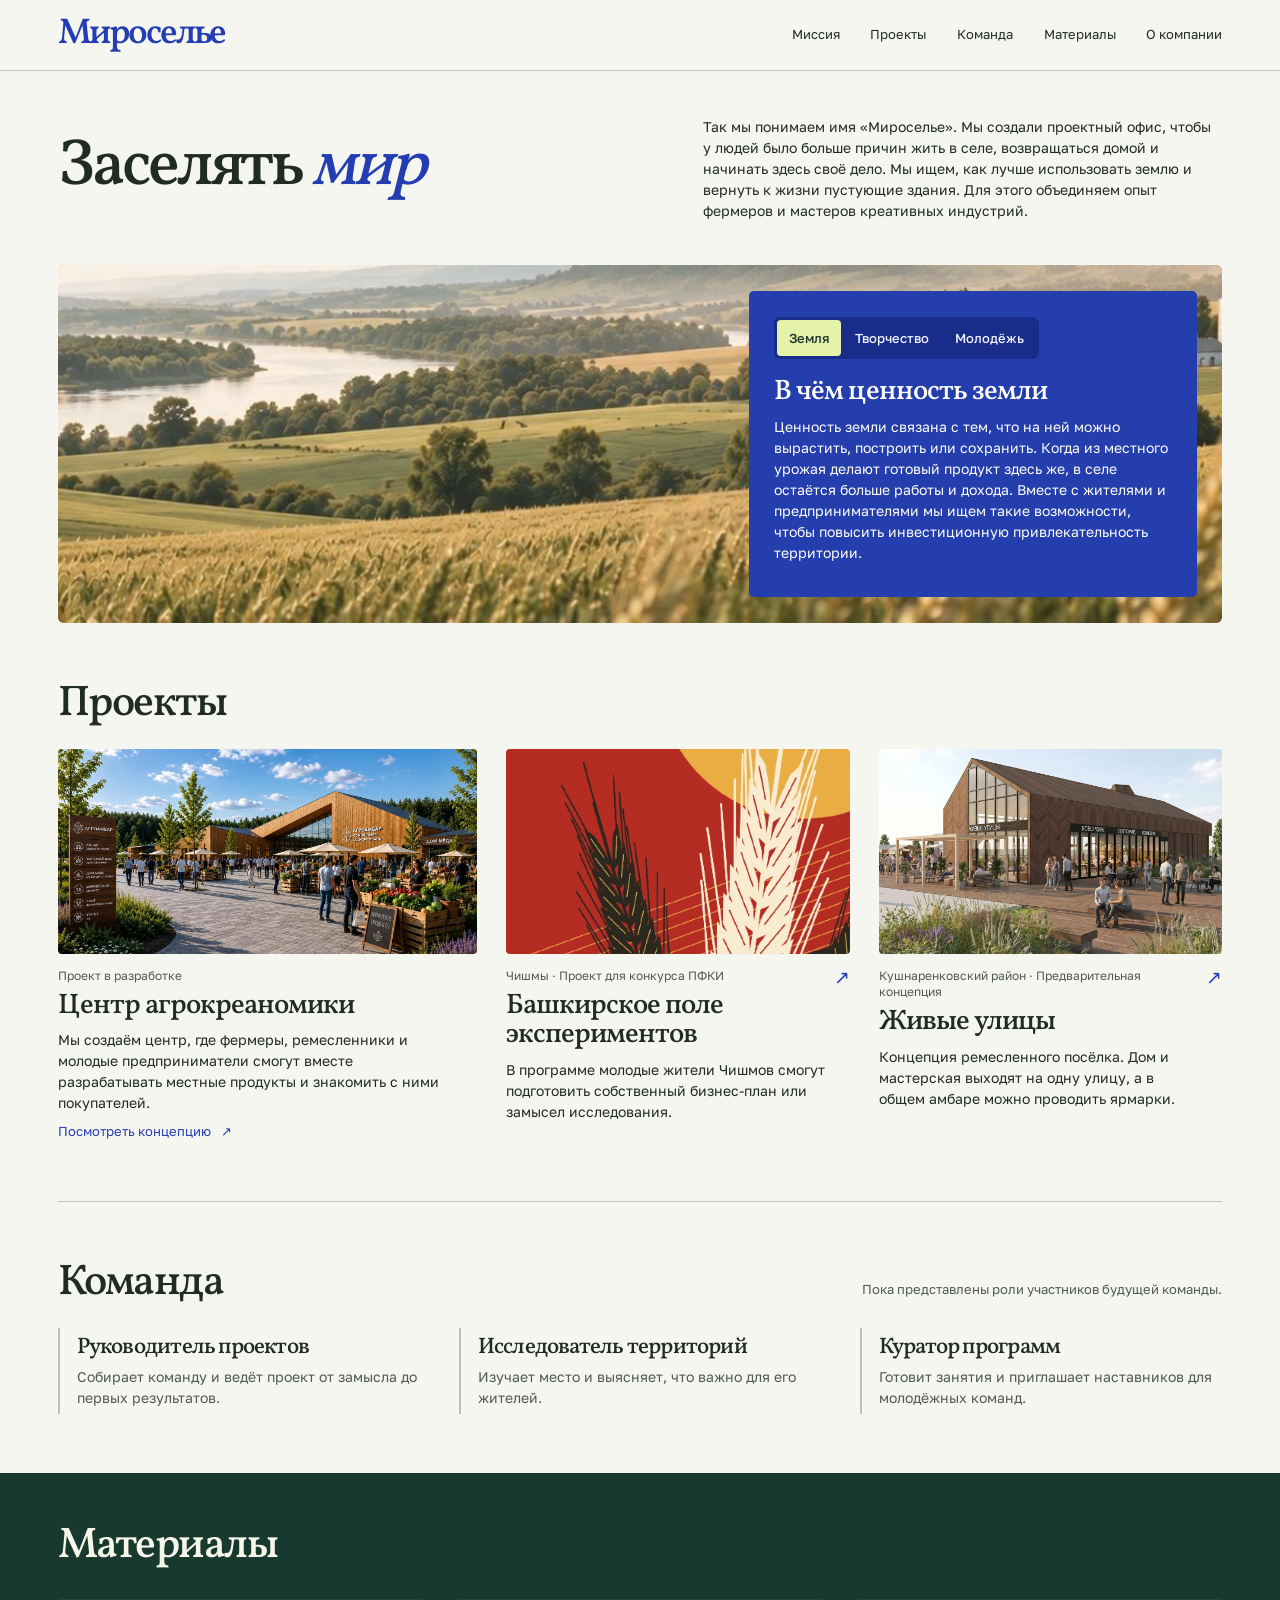
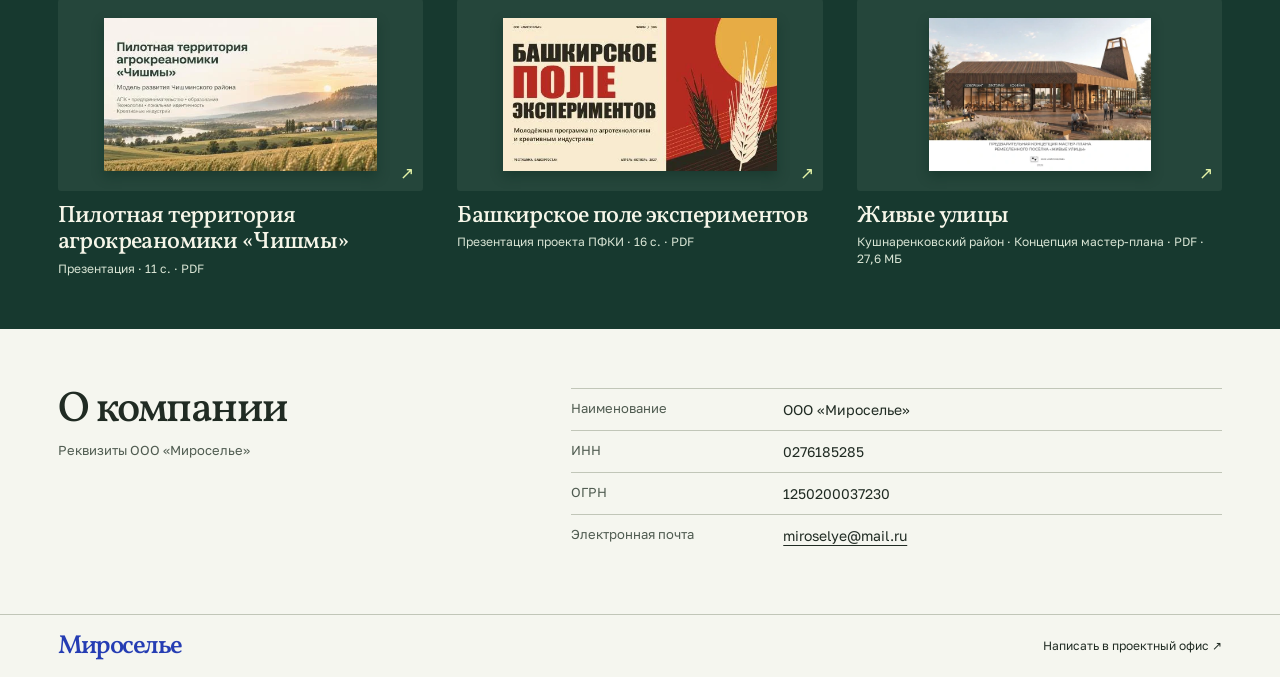
<file: index.html>
<!doctype html>
<html lang="ru">
<head>
  <meta charset="utf-8">
  <meta name="viewport" content="width=device-width,initial-scale=1">
  <meta name="theme-color" content="#f6f7f2">
  <title>Мироселье · Проектный офис сельских территорий Башкортостана</title>
  <link rel="stylesheet" href="design/atlas-office.css?v=center">
  <link rel="stylesheet" href="mission.css?v=portfolio">
  <script defer src="mission.js?v=panorama"></script>
  <meta name="description" content="Миссия «Мироселья» — заселять мир. Развитие сельских территорий через новые возможности для земли, креативные индустрии и работу с молодым поколением.">
  <link rel="canonical" href="https://lignatus.github.io/miroselye/">
  <meta property="og:type" content="website">
  <meta property="og:locale" content="ru_RU">
  <meta property="og:title" content="Мироселье · Проектный офис сельских территорий">
  <meta property="og:description" content="Сельские территории, творческие профессии и новое поколение местных авторов. Проекты в Башкортостане.">
  <meta property="og:image" content="https://lignatus.github.io/miroselye/design/fields-sunset.webp">
  <script>
    function openPreviousSection() {
      const target = window.location.hash;
      if (['#participate', '#schools', '#farmers', '#partners'].includes(target)) {
        window.location.replace('program.html' + target);
      } else if (target === '#materials') {
        window.location.replace('#library');
      }
    }
    openPreviousSection();
    window.addEventListener('hashchange', openPreviousSection);
  </script>
</head>
<body id="top">
  <a href="#mission" class="skip">Перейти к содержанию</a>
  <header class="mast">
    <a href="#top" class="wordmark">Мироселье</a>
    <nav aria-label="Разделы проектного офиса"><a href="#mission">Миссия</a><a href="#projects">Проекты</a><a href="#team">Команда</a><a href="#library">Материалы</a><a href="#company">О компании</a></nav>
  </header>
  <main>
    <section class="cover" id="mission" aria-labelledby="mission-title">
      <div class="cover-copy mission-heading">
        <h1 id="mission-title">Заселять <em>мир</em></h1>
        <p>Так мы понимаем имя «Мироселье». Мы создали проектный офис, чтобы у людей было больше причин жить в селе, возвращаться домой и начинать здесь своё дело. Мы ищем, как лучше использовать землю и вернуть к жизни пустующие здания. Для этого объединяем опыт фермеров и мастеров креативных индустрий.</p>
      </div>
      <div class="mission-panorama" data-mission>
        <img class="panorama-background" src="design/fields-panorama.webp" alt="" width="1672" height="341" fetchpriority="high">
        <div class="mission-leaves">
          <div class="mission-choices" hidden aria-label="Ценности Мироселья">
            <button id="tab-earth" aria-controls="leaf-earth" type="button">Земля</button>
            <button id="tab-craft" aria-controls="leaf-craft" type="button">Творчество</button>
            <button id="tab-youth" aria-controls="leaf-youth" type="button">Молодёжь</button>
          </div>
          <div class="mission-pages">
            <article id="leaf-earth"><h2>В чём ценность земли</h2><p>Ценность земли связана с тем, что на ней можно вырастить, построить или сохранить. Когда из местного урожая делают готовый продукт здесь же, в селе остаётся больше работы и дохода. Вместе с жителями и предпринимателями мы ищем такие возможности, чтобы повысить инвестиционную привлекательность территории.</p></article>
            <article id="leaf-craft"><h2>Креативные индустрии на селе</h2><p>У фермера есть продукт и знание своей земли. Дизайнер может помочь ему представить этот продукт покупателям, а ремесленник придумать, что сделать из местного сырья. Так к сельскому хозяйству добавляются новые профессии, у людей появляется больше способов зарабатывать дома.</p></article>
            <article id="leaf-youth"><h2>Как найти своё дело рядом с домом</h2><p>Работая с молодёжью, мы начинаем с того, что ребятам интересно самим. Они могут начертить карту посёлка, предложить идею для хозяйства, обсудить её с фермером и посчитать затраты. Такой опыт помогает понять, где в родном районе пригодятся их способности.</p></article>
          </div>
        </div>
      </div>
    </section>
    <section id="projects" class="projects page-section">
      <div class="section-line"><h2>Проекты</h2></div>
      <div class="project-grid">
        <article class="project main-project">
          <a class="center-picture" href="territory.html" aria-label="Посмотреть замысел Центра агрокреаномики"><img src="assets/farmer-market.webp" alt="Ярмарка с фермерскими продуктами на иллюстрации из концепции «Дом фермера»" width="1492" height="741"></a>
          <div class="project-info"><span class="project-location">Проект в разработке</span><h3><a href="territory.html">Центр агрокреаномики</a></h3><p>Мы создаём центр, где фермеры, ремесленники и молодые предприниматели смогут вместе разрабатывать местные продукты и знакомить с ними покупателей.</p></div>
          <a class="read-project" href="territory.html">Посмотреть концепцию <span aria-hidden="true">↗</span></a>
        </article>
        <a class="project side-project field-program-card" href="program.html"><img src="assets/program-grain.webp" alt=""><div class="project-info"><span>Чишмы · Проект для конкурса ПФКИ</span><h3>Башкирское поле экспериментов</h3><p>В программе молодые жители Чишмов смогут подготовить собственный бизнес-план или замысел исследования.</p><i aria-hidden="true">↗</i></div></a>
        <a class="project side-project" href="living-streets.html"><img src="assets/streets-barn.webp" alt="Общественный амбар в концепции посёлка"><div class="project-info"><span>Кушнаренковский район · Предварительная концепция</span><h3>Живые улицы</h3><p>Концепция ремесленного посёлка. Дом и мастерская выходят на одну улицу, а в общем амбаре можно проводить ярмарки.</p><i aria-hidden="true">↗</i></div></a>
      </div>
    </section>
    <section id="team" class="team page-section"><div class="section-line"><h2>Команда</h2><p>Пока представлены роли участников будущей команды.</p></div>
      <div class="team-grid">
        <article><h3>Руководитель проектов</h3><p>Собирает команду и ведёт проект от замысла до первых результатов.</p></article>
        <article><h3>Исследователь территорий</h3><p>Изучает место и выясняет, что важно для его жителей.</p></article>
        <article><h3>Куратор программ</h3><p>Готовит занятия и приглашает наставников для молодёжных команд.</p></article>
      </div>
    </section>
    <section id="library" class="library page-section">
      <h2>Материалы</h2>
      <div class="files">
        <a href="materials/koncepcia.pdf"><span class="book"><img src="assets/covers/koncepcia.webp" alt="" loading="lazy"><span class="book-open" aria-hidden="true">↗</span></span><strong>Пилотная территория агрокреаномики «Чишмы»</strong><small>Презентация · 11 с. · PDF</small></a>
        <a href="materials/presentation.pdf"><span class="book"><img src="assets/covers/presentation.webp" alt="" loading="lazy"><span class="book-open" aria-hidden="true">↗</span></span><strong>Башкирское поле экспериментов</strong><small>Презентация проекта ПФКИ · 16 с. · PDF</small></a>
        <a href="materials/living-streets.pdf"><span class="book"><img src="assets/covers/living-streets.webp" alt="" loading="lazy"><span class="book-open" aria-hidden="true">↗</span></span><strong>Живые улицы</strong><small>Кушнаренковский район · Концепция мастер-плана · PDF · 27,6 МБ</small></a>
      </div>
    </section>
    <section id="company" class="company page-section"><div><h2>О компании</h2><p>Реквизиты ООО «Мироселье»</p></div><dl><div><dt>Наименование</dt><dd>ООО «Мироселье»</dd></div><div><dt>ИНН</dt><dd>0276185285</dd></div><div><dt>ОГРН</dt><dd>1250200037230</dd></div><div><dt>Электронная почта</dt><dd><a href="mailto:miroselye@mail.ru">miroselye@mail.ru</a></dd></div></dl></section>
  </main>
  <footer><a class="wordmark" href="#top">Мироселье</a><a href="mailto:miroselye@mail.ru">Написать в проектный офис ↗</a></footer>
</body>
</html>
</file>
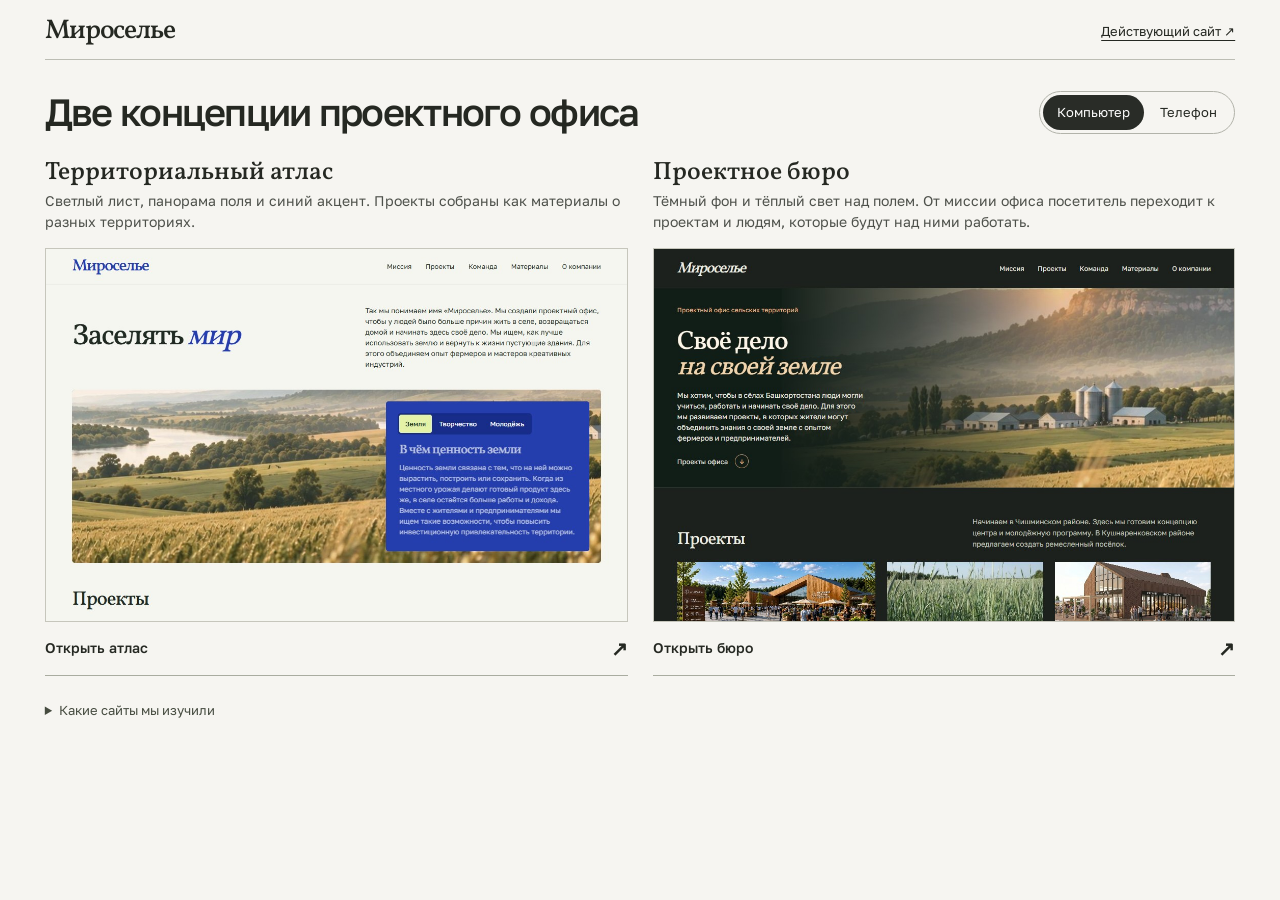
<file: concepts.html>
<!doctype html>
<html lang="ru">
<head><meta charset="utf-8"><meta name="viewport" content="width=device-width, initial-scale=1"><meta name="robots" content="noindex"><title>Проектный офис «Мироселье» • Выбор концепции</title><link rel="stylesheet" href="design/selection.css"><script defer src="design/selection.js"></script></head>
<body><main><header><span class="wordmark">Мироселье</span><a href="index.html">Действующий сайт ↗</a></header><div class="heading"><h1>Две концепции проектного офиса</h1><div class="device" role="group" aria-label="Вид макетов" hidden><button type="button" aria-pressed="true" data-device="desktop">Компьютер</button><button type="button" aria-pressed="false" data-device="mobile">Телефон</button></div></div>
<div class="pair">
<article><div class="description"><h2>Территориальный атлас</h2><p>Светлый лист, панорама поля и синий акцент. Проекты собраны как материалы о разных территориях.</p></div><a class="card" href="index.html"><span class="shot"><img data-layout="desktop" src="design/atlas-office-desktop.jpg" width="1140" height="730" alt="Первый экран территориального атласа"><img data-layout="mobile" src="design/atlas-office-mobile.jpg" width="390" height="775" alt="Атлас на телефоне" hidden></span><span class="cta">Открыть атлас <b aria-hidden="true">↗</b></span></a></article>
<article><div class="description"><h2>Проектное бюро</h2><p>Тёмный фон и тёплый свет над полем. От миссии офиса посетитель переходит к проектам и людям, которые будут над ними работать.</p></div><a class="card" href="design/studio-office.html"><span class="shot"><img data-layout="desktop" src="design/studio-office-desktop.jpg" width="1140" height="730" alt="Первый экран проектного бюро"><img data-layout="mobile" src="design/studio-office-mobile.jpg" width="390" height="775" alt="Проектное бюро на телефоне" hidden></span><span class="cta">Открыть бюро <b aria-hidden="true">↗</b></span></a></article>
</div><details><summary>Какие сайты мы изучили</summary><ul><li><a href="https://irgrb.ru/services">Институт развития городов и сёл Башкортостана</a> — самостоятельные разделы для направлений работы и методических материалов.</li><li><a href="https://irgsno.ru/">Институт развития городской среды Нижегородской области</a> — связь каждого проекта с конкретным местом.</li><li><a href="https://institute.tatar/">Институт развития городов Татарстана</a> — пейзаж на первом экране и короткая формулировка миссии.</li></ul></details></main></body></html>
</file>
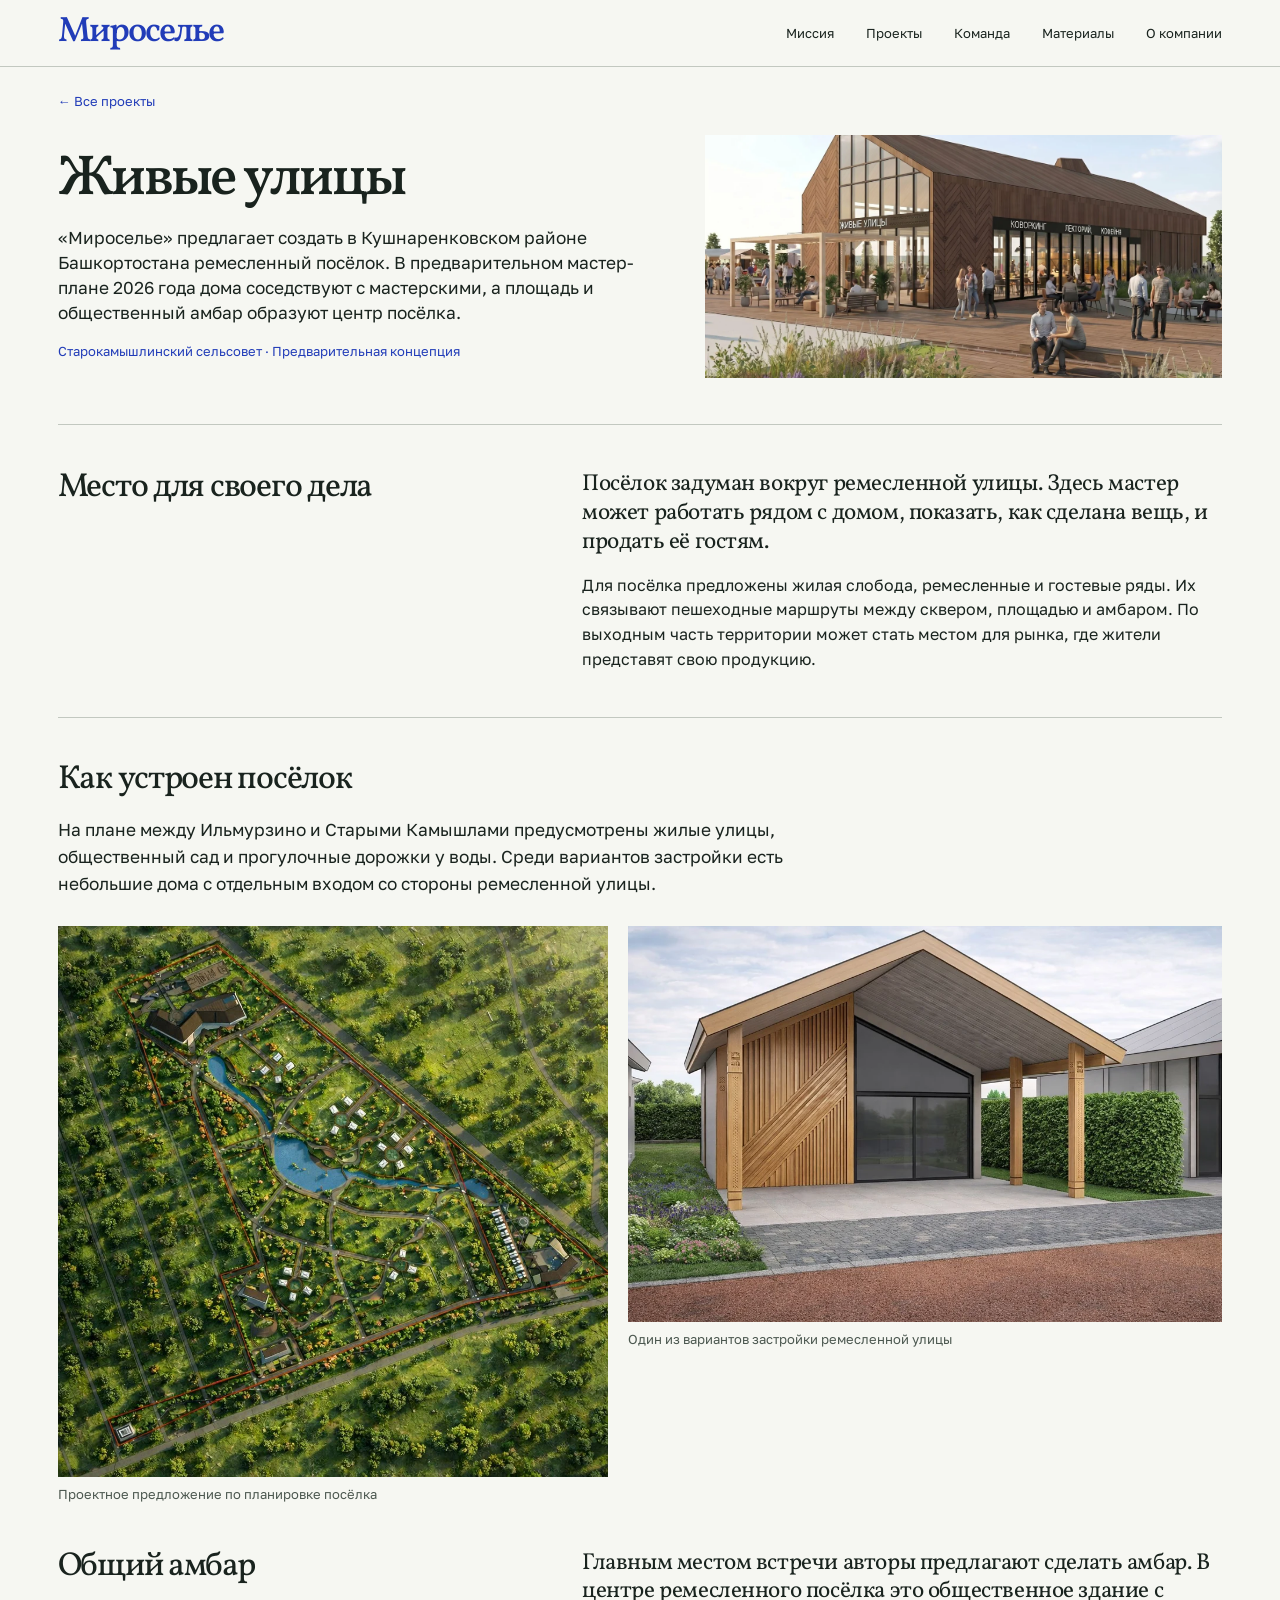
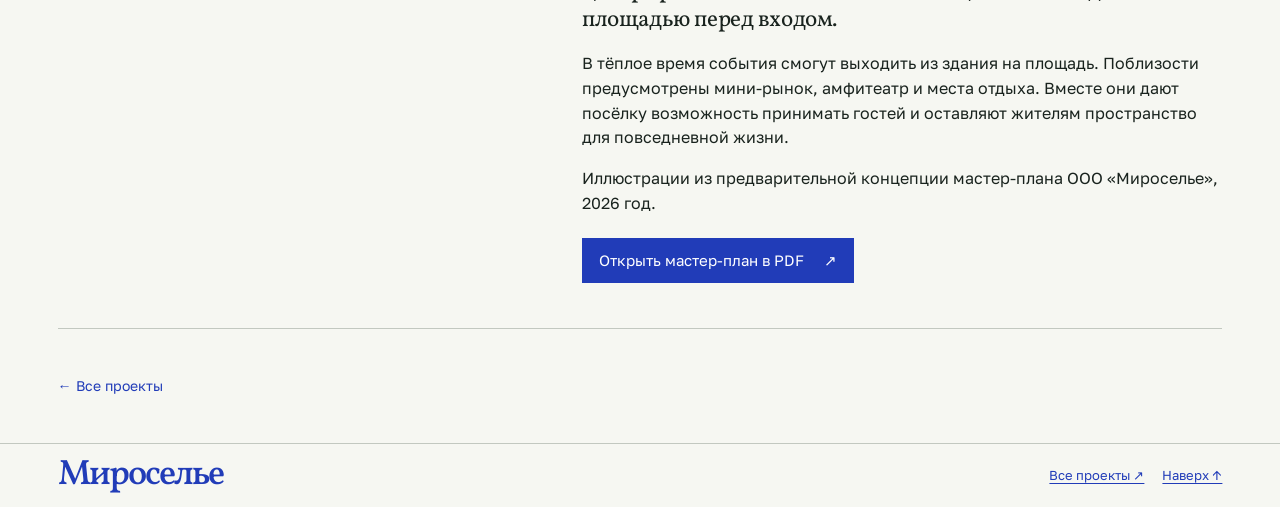
<file: living-streets.html>
<!doctype html>

<html lang="ru">

<head>

  <meta charset="utf-8">

  <meta name="viewport" content="width=device-width, initial-scale=1">

  <meta name="theme-color" content="#f6f4e9">

  <title>Живые улицы · Ремесленный посёлок | Мироселье</title>

  <link rel="stylesheet" href="site.css">

  <link rel="stylesheet" href="atlas-interior.css">

</head>

<body id="top">

  <a class="skip" href="#main">К содержанию</a>

  <header class="atlas-header">
    <div class="atlas-header-inner">
      <a class="atlas-wordmark" href="index.html" aria-label="Мироселье, на главную">Мироселье</a>
      <nav aria-label="Разделы проектного офиса">
        <a href="index.html#mission">Миссия</a>
        <a href="index.html#projects">Проекты</a>
        <a href="index.html#team">Команда</a>
        <a href="index.html#library">Материалы</a>
        <a href="index.html#company">О компании</a>
      </nav>
    </div>
  </header>

  <main id="main" class="article wrap">
  <a class="crumb" href="index.html#projects">← Все проекты</a>
  <header class="article-head">
    <div class="atlas-intro-copy">
      <h1>Живые улицы</h1>
      <p>«Мироселье» предлагает создать в Кушнаренковском районе Башкортостана ремесленный посёлок. В предварительном мастер-плане 2026 года дома соседствуют с мастерскими, а площадь и общественный амбар образуют центр посёлка.</p>
      <span class="stamp">Старокамышлинский сельсовет · Предварительная концепция</span>
    </div>
    <img class="atlas-intro-image" src="assets/streets-barn.webp" alt="Проектный эскиз деревянного амбара с торговыми рядами и террасой" width="1320" height="985">
  </header>
  <section class="spread">
    <h2>Место для своего дела</h2>
    <div><p class="standfirst">Посёлок задуман вокруг ремесленной улицы. Здесь мастер может работать рядом с домом, показать, как сделана вещь, и продать её гостям.</p>
    <p>Для посёлка предложены жилая слобода, ремесленные и гостевые ряды. Их связывают пешеходные маршруты между сквером, площадью и амбаром. По выходным часть территории может стать местом для рынка, где жители представят свою продукцию.</p></div>
  </section>
  <section class="gallery-section">
    <h2>Как устроен посёлок</h2>
    <p class="gallery-intro">На плане между Ильмурзино и Старыми Камышлами предусмотрены жилые улицы, общественный сад и прогулочные дорожки у воды. Среди вариантов застройки есть небольшие дома с отдельным входом со стороны ремесленной улицы.</p>
    <div class="photos">
      <figure><img src="assets/streets-plan.webp" alt="План жилых улиц, пешеходных дорожек и зелёной зоны вокруг водоёма" loading="lazy" width="1024" height="1024" style="height:auto;aspect-ratio:auto;object-fit:contain"><figcaption>Проектное предложение по планировке посёлка</figcaption></figure>
      <figure><img src="assets/streets-workshop.webp" alt="Объём с двускатной кровлей и крытой площадкой перед входом" loading="lazy" width="1010" height="673" style="height:auto;aspect-ratio:auto"><figcaption>Один из вариантов застройки ремесленной улицы</figcaption></figure>
    </div>
  </section>
  <section class="spread">
    <h2>Общий амбар</h2>
    <div><p class="standfirst">Главным местом встречи авторы предлагают сделать амбар. В центре ремесленного посёлка это общественное здание с площадью перед входом.</p><p>В тёплое время события смогут выходить из здания на площадь. Поблизости предусмотрены мини-рынок, амфитеатр и места отдыха. Вместе они дают посёлку возможность принимать гостей и оставляют жителям пространство для повседневной жизни.</p><p>Иллюстрации из предварительной концепции мастер-плана ООО «Мироселье», 2026 год.</p><a class="doc-action" href="materials/living-streets.pdf">Открыть мастер-план в PDF <span aria-hidden="true">↗</span></a></div>
  </section>
  <div class="back-row"><a class="back-link" href="index.html#projects">← Все проекты</a></div>
</main>
<footer class="atlas-footer"><div class="wrap"><a href="index.html" class="atlas-wordmark">Мироселье</a><a href="index.html#projects">Все проекты ↗</a><a href="#top">Наверх ↑</a></div></footer>

</body>

</html>
</file>
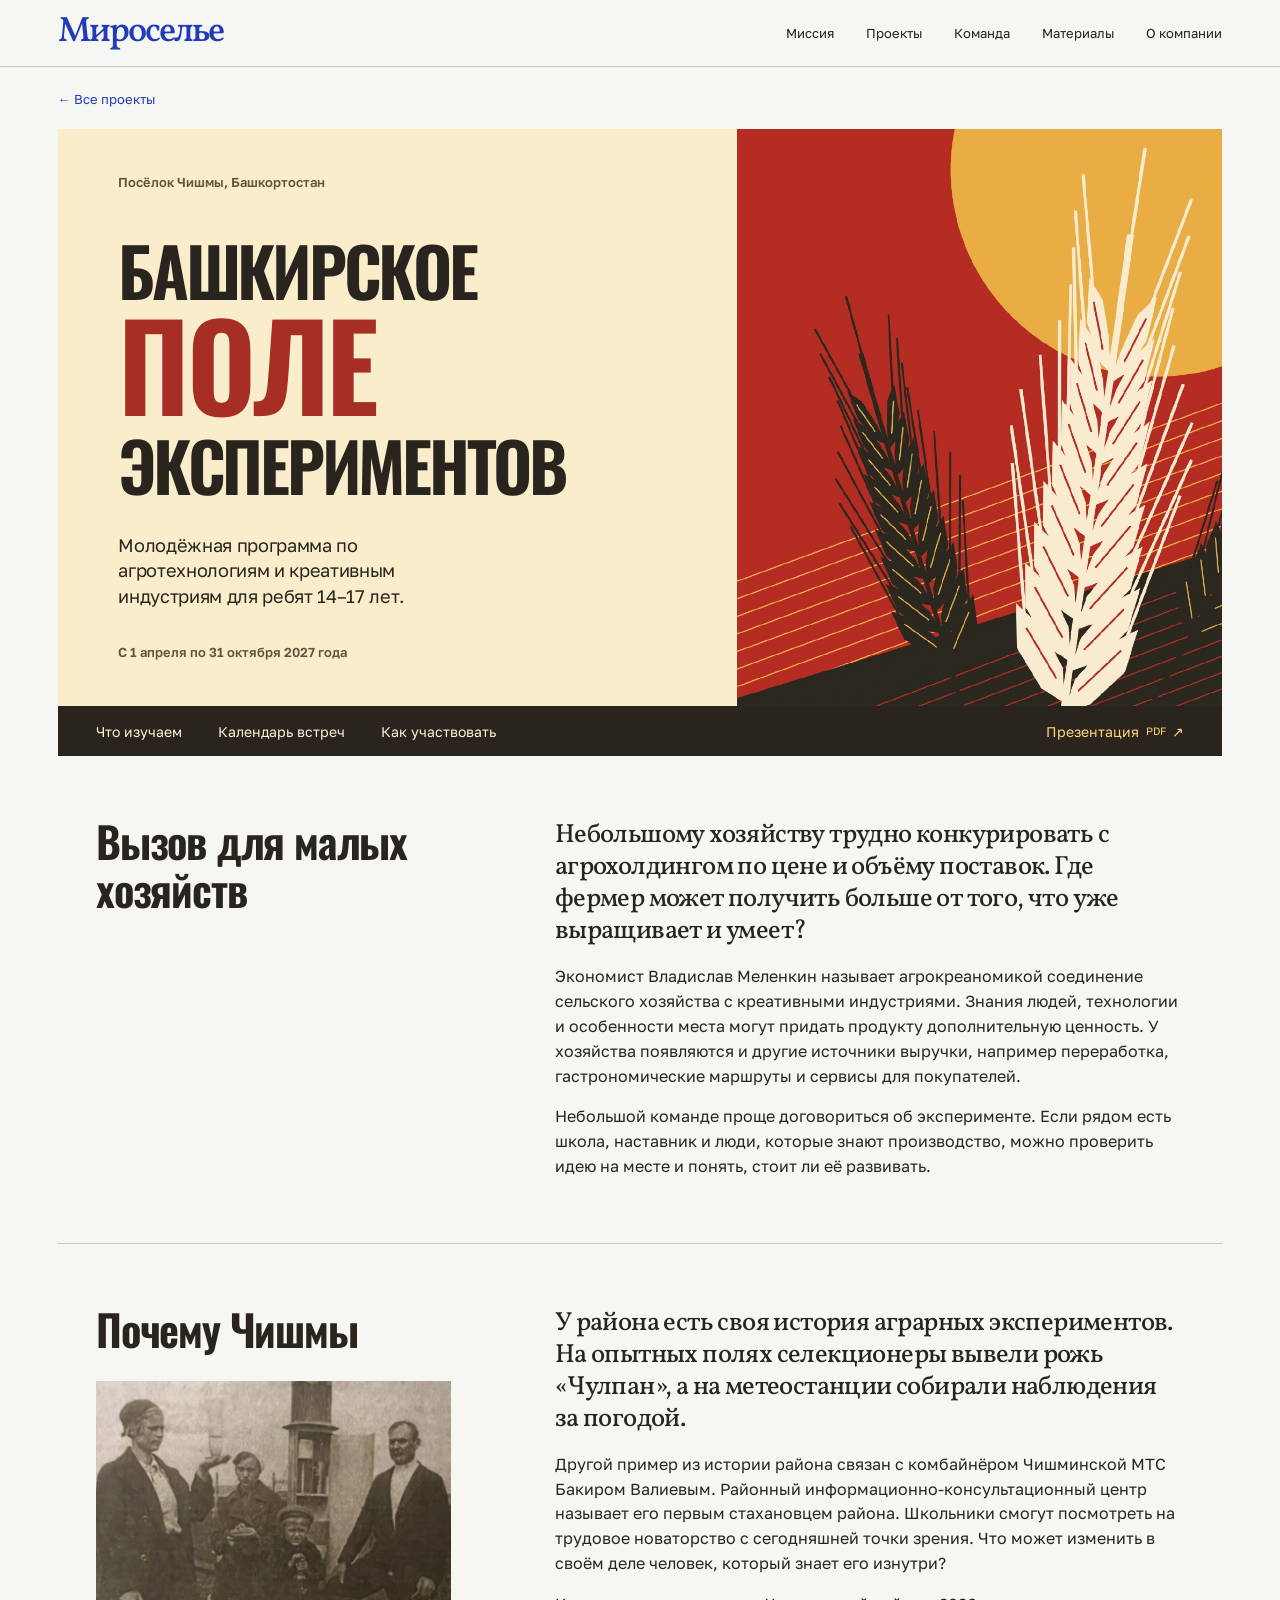
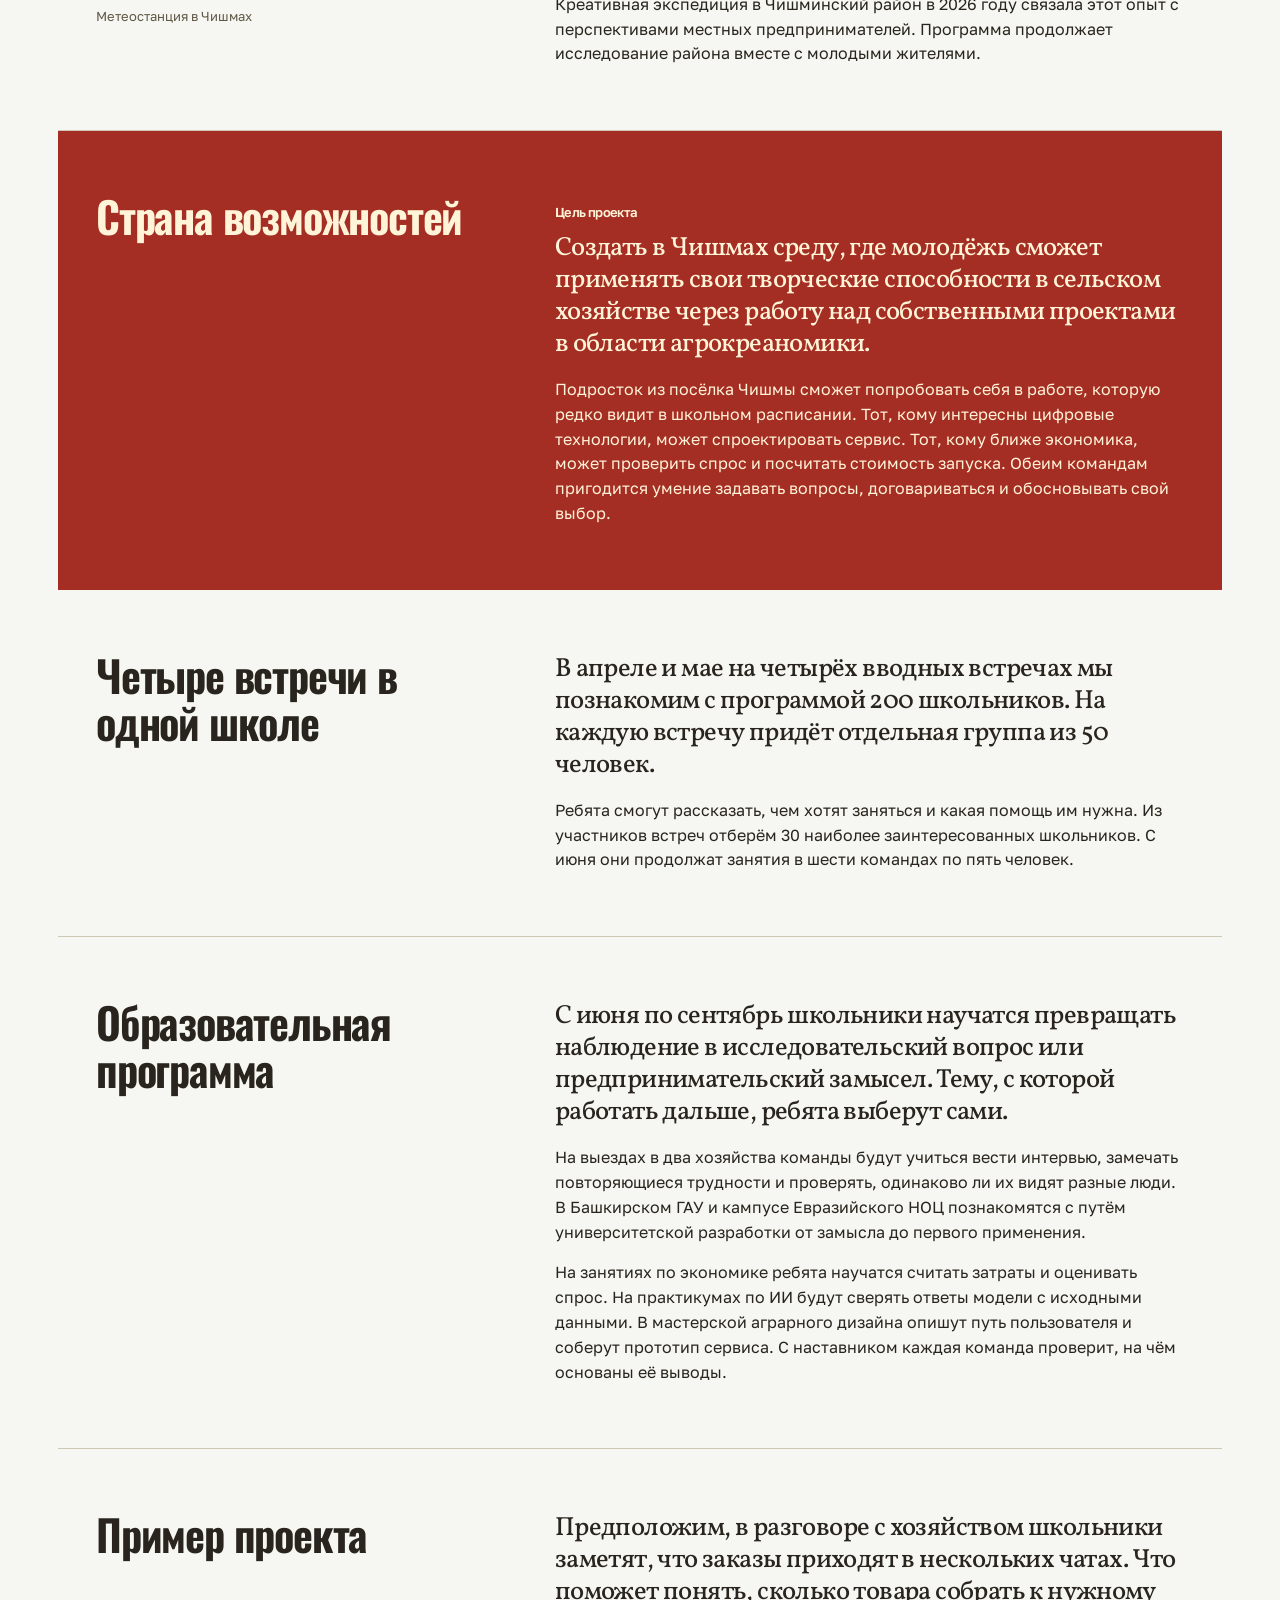
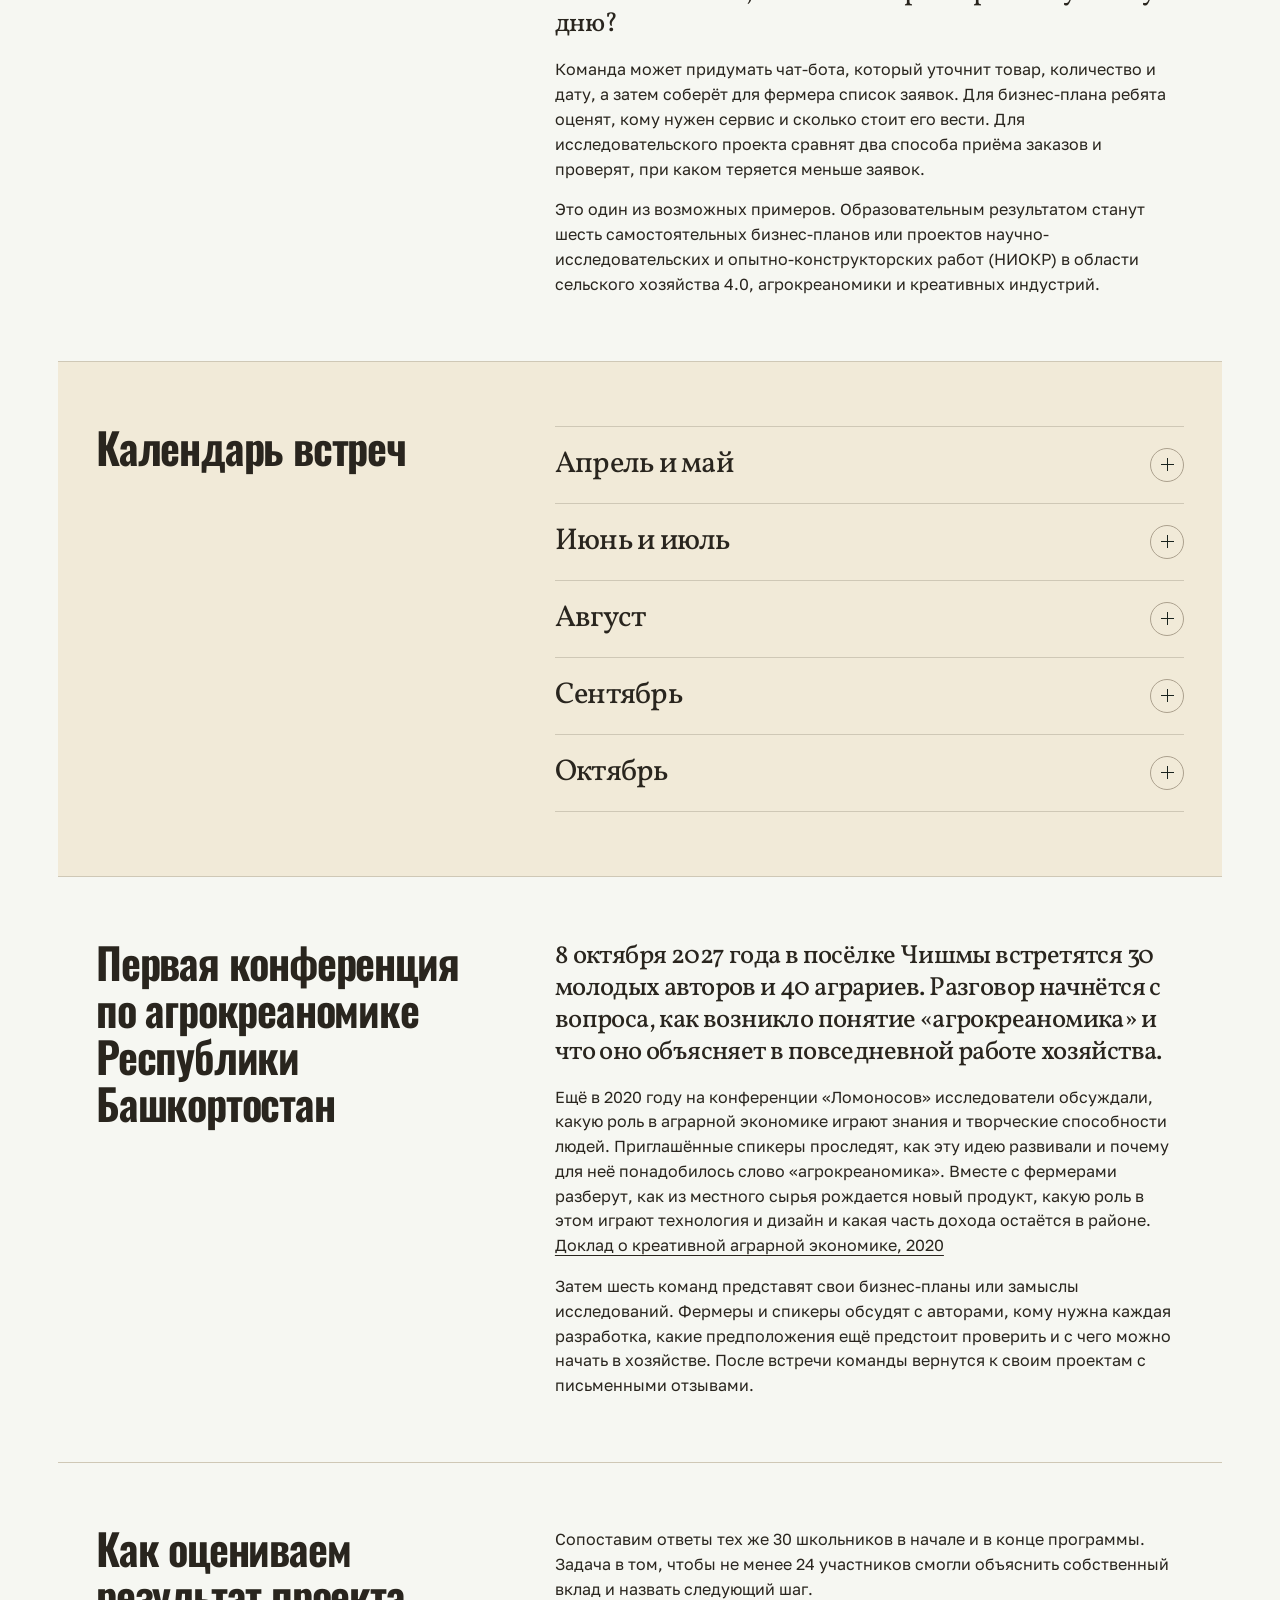
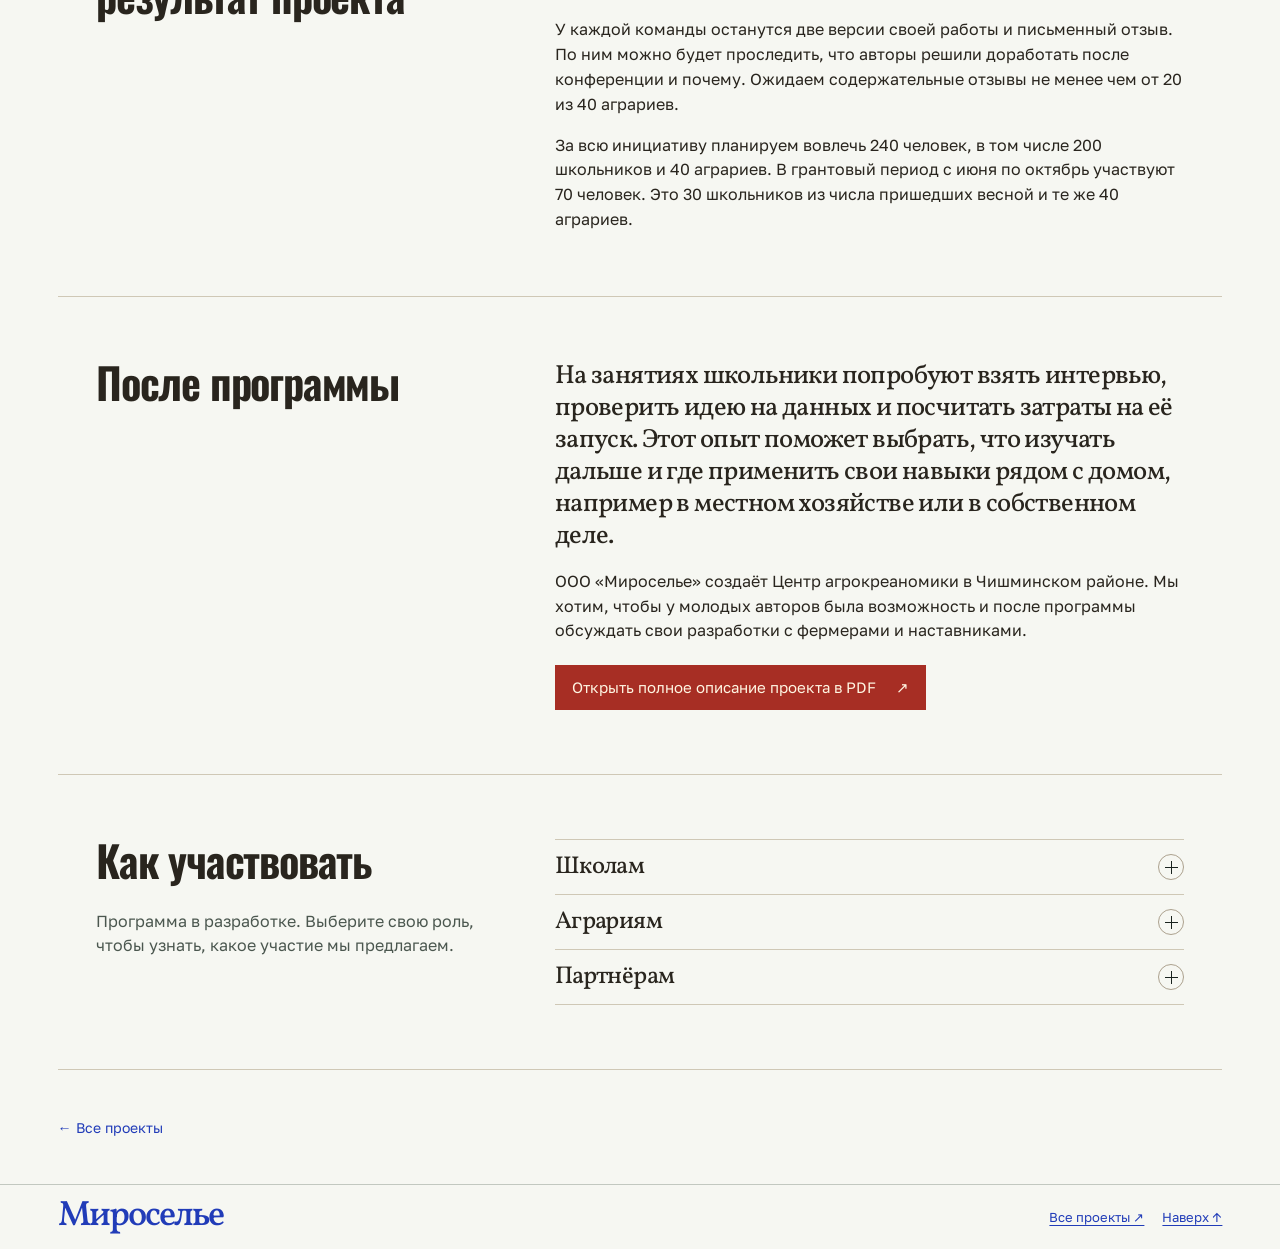
<file: program.html>
<!doctype html>
<html lang="ru">
<head>
  <meta charset="utf-8">
  <meta name="viewport" content="width=device-width, initial-scale=1">
  <meta name="theme-color" content="#f6f4e9">
  <title>Башкирское поле экспериментов | Мироселье</title>
  <link rel="stylesheet" href="site.css">
  <link rel="stylesheet" href="atlas-interior.css">
  <link rel="stylesheet" href="program.css">
  <script defer src="site.js"></script>
</head>
<body id="top">
  <a class="skip" href="#main">К содержанию</a>
  <header class="atlas-header">
    <div class="atlas-header-inner">
      <a class="atlas-wordmark" href="index.html" aria-label="Мироселье, на главную">Мироселье</a>
      <nav aria-label="Разделы проектного офиса">
        <a href="index.html#mission">Миссия</a>
        <a href="index.html#projects">Проекты</a>
        <a href="index.html#team">Команда</a>
        <a href="index.html#library">Материалы</a>
        <a href="index.html#company">О компании</a>
      </nav>
    </div>
  </header>
  <main id="main" class="article wrap">
    <a class="crumb" href="index.html#projects">← Все проекты</a>
    <header class="field-poster">
      <div class="poster-copy">
        <p class="poster-location">Посёлок Чишмы, Башкортостан</p>
        <h1><span>Башкирское</span> <em>поле</em> <span>экспериментов</span></h1>
        <p class="poster-intro">Молодёжная программа по агротехнологиям и креативным индустриям для ребят 14–17 лет.</p>
        <p class="poster-date">С 1 апреля по 31 октября 2027 года</p>
      </div>
      <div class="poster-art"><img src="assets/program-grain.webp" alt="" width="903" height="1260" fetchpriority="high"></div>
    </header>
    <nav class="program-nav" aria-label="На странице программы">
      <a href="#route">Что изучаем</a>
      <a href="#calendar">Календарь встреч</a>
      <a href="#participate">Как участвовать</a>
      <a class="presentation-link" href="materials/presentation.pdf">Презентация <small>PDF</small><span aria-hidden="true">↗</span></a>
    </nav>
    <section class="spread">
      <h2>Вызов для малых хозяйств</h2>
      <div><p class="standfirst">Небольшому хозяйству трудно конкурировать с агрохолдингом по цене и объёму поставок. Где фермер может получить больше от того, что уже выращивает и умеет?</p>
        <p>Экономист Владислав Меленкин называет агрокреаномикой соединение сельского хозяйства с креативными индустриями. Знания людей, технологии и особенности места могут придать продукту дополнительную ценность. У хозяйства появляются и другие источники выручки, например переработка, гастрономические маршруты и сервисы для покупателей.</p>
        <p>Небольшой команде проще договориться об эксперименте. Если рядом есть школа, наставник и люди, которые знают производство, можно проверить идею на месте и понять, стоит ли её развивать.</p></div>
    </section>
    <section class="spread history">
      <div><h2>Почему Чишмы</h2>
        <figure class="station-figure">
          <img src="assets/program-station.webp" width="724" height="446" loading="lazy" alt="Групповая фотография из истории метеостанции в Чишмах">
          <figcaption>Метеостанция в Чишмах</figcaption>
        </figure>
      </div>
      <div><p class="standfirst">У района есть своя история аграрных экспериментов. На опытных полях селекционеры вывели рожь «Чулпан», а на метеостанции собирали наблюдения за погодой.</p>
        <p>Другой пример из истории района связан с комбайнёром Чишминской МТС Бакиром Валиевым. Районный информационно-консультационный центр называет его первым стахановцем района. Школьники смогут посмотреть на трудовое новаторство с сегодняшней точки зрения. Что может изменить в своём деле человек, который знает его изнутри?</p>
        <p>Креативная экспедиция в Чишминский район в 2026 году связала этот опыт с перспективами местных предпринимателей. Программа продолжает исследование района вместе с молодыми жителями.</p></div>
    </section>
    <section class="spread program-goal">
      <h2>Страна возможностей</h2>
      <div><p class="standfirst"><strong>Цель проекта</strong><br>Создать в Чишмах среду, где молодёжь сможет применять свои творческие способности в сельском хозяйстве через работу над собственными проектами в области агрокреаномики.</p>
        <p>Подросток из посёлка Чишмы сможет попробовать себя в работе, которую редко видит в школьном расписании. Тот, кому интересны цифровые технологии, может спроектировать сервис. Тот, кому ближе экономика, может проверить спрос и посчитать стоимость запуска. Обеим командам пригодится умение задавать вопросы, договариваться и обосновывать свой выбор.</p></div>
    </section>
    <section class="spread">
      <h2>Четыре встречи в одной школе</h2>
      <div><p class="standfirst">В апреле и мае на четырёх вводных встречах мы познакомим с программой 200 школьников. На каждую встречу придёт отдельная группа из 50 человек.</p>
        <p>Ребята смогут рассказать, чем хотят заняться и какая помощь им нужна. Из участников встреч отберём 30 наиболее заинтересованных школьников. С июня они продолжат занятия в шести командах по пять человек.</p></div>
    </section>
    <section class="spread" id="route">
      <h2>Образовательная программа</h2>
      <div><p class="standfirst">С июня по сентябрь школьники научатся превращать наблюдение в исследовательский вопрос или предпринимательский замысел. Тему, с которой работать дальше, ребята выберут сами.</p>
        <p>На выездах в два хозяйства команды будут учиться вести интервью, замечать повторяющиеся трудности и проверять, одинаково ли их видят разные люди. В Башкирском ГАУ и кампусе Евразийского НОЦ познакомятся с путём университетской разработки от замысла до первого применения.</p>
        <p>На занятиях по экономике ребята научатся считать затраты и оценивать спрос. На практикумах по ИИ будут сверять ответы модели с исходными данными. В мастерской аграрного дизайна опишут путь пользователя и соберут прототип сервиса. С наставником каждая команда проверит, на чём основаны её выводы.</p></div>
    </section>
    <section class="spread">
      <h2>Пример проекта</h2>
      <div><p class="standfirst">Предположим, в разговоре с хозяйством школьники заметят, что заказы приходят в нескольких чатах. Что поможет понять, сколько товара собрать к нужному дню?</p>
        <p>Команда может придумать чат-бота, который уточнит товар, количество и дату, а затем соберёт для фермера список заявок. Для бизнес-плана ребята оценят, кому нужен сервис и сколько стоит его вести. Для исследовательского проекта сравнят два способа приёма заказов и проверят, при каком теряется меньше заявок.</p>
        <p>Это один из возможных примеров. Образовательным результатом станут шесть самостоятельных бизнес-планов или проектов научно-исследовательских и опытно-конструкторских работ (НИОКР) в области сельского хозяйства 4.0, агрокреаномики и креативных индустрий.</p></div>
    </section>
    <section id="calendar" class="spread">
      <h2>Календарь встреч</h2>
      <div class="roles">
          <details><summary>Апрель и май <span aria-hidden="true"></span></summary><div><ul class="timeline">
              <li><strong>8 апреля</strong><span>Вводная встреча для группы 1 в школе посёлка Чишмы</span></li>
              <li><strong>22 апреля</strong><span>Вводная встреча для группы 2 в школе посёлка Чишмы</span></li>
              <li><strong>13 мая</strong><span>Вводная встреча для группы 3 в школе посёлка Чишмы</span></li>
              <li><strong>20 мая</strong><span>Вводная встреча для группы 4 в школе посёлка Чишмы</span></li>
            </ul></div></details>
          <details><summary>Июнь и июль <span aria-hidden="true"></span></summary><div><ul class="timeline">
              <li><strong>23 июня</strong><span>Занятие о творческих профессиях в сельском хозяйстве</span></li>
              <li><strong>30 июня</strong><span>Занятие по экономике местного продукта</span></li>
              <li><strong>7 июля</strong><span>Первый практикум по искусственному интеллекту</span></li>
              <li><strong>14 июля</strong><span>Образовательный выезд в Башкирский ГАУ</span></li>
              <li><strong>21 июля</strong><span>Первая встреча с хозяйством Чишминского района</span></li>
            </ul></div></details>
          <details><summary>Август <span aria-hidden="true"></span></summary><div><ul class="timeline">
              <li><strong>11 августа</strong><span>Вторая встреча с хозяйством Чишминского района</span></li>
              <li><strong>18 августа</strong><span>Аграрный дизайн. Проектирование сервиса</span></li>
            </ul></div></details>
          <details><summary>Сентябрь <span aria-hidden="true"></span></summary><div><ul class="timeline">
              <li><strong>3 сентября</strong><span>Проектное занятие по выбору идеи и формата защиты</span></li>
              <li><strong>10 сентября</strong><span>Выезд в кампус Евразийского НОЦ и встреча с МИП</span></li>
              <li><strong>15 сентября</strong><span>Второе проектное занятие и практикум по ИИ</span></li>
              <li><strong>20 сентября</strong><span>Индивидуальная консультация команды 1</span></li>
              <li><strong>21 сентября</strong><span>Индивидуальная консультация команды 2</span></li>
              <li><strong>22 сентября</strong><span>Индивидуальная консультация команды 3</span></li>
              <li><strong>23 сентября</strong><span>Индивидуальная консультация команды 4</span></li>
              <li><strong>24 сентября</strong><span>Индивидуальная консультация команды 5</span></li>
              <li><strong>27 сентября</strong><span>Индивидуальная консультация команды 6</span></li>
            </ul></div></details>
          <details><summary>Октябрь <span aria-hidden="true"></span></summary><div><ul class="timeline">
              <li><strong>8 октября</strong><span>Первая конференция по агрокреаномике Республики Башкортостан в посёлке Чишмы</span></li>
              <li><strong>29 октября</strong><span>Итоговая встреча школьных команд в Чишмах</span></li>
            </ul></div></details>
      </div>
    </section>
    <section id="forum" class="spread">
      <h2>Первая конференция по агрокреаномике Республики Башкортостан</h2>
      <div><p class="standfirst">8 октября 2027 года в посёлке Чишмы встретятся 30 молодых авторов и 40 аграриев. Разговор начнётся с вопроса, как возникло понятие «агрокреаномика» и что оно объясняет в повседневной работе хозяйства.</p>
        <p>Ещё в 2020 году на конференции «Ломоносов» исследователи обсуждали, какую роль в аграрной экономике играют знания и творческие способности людей. Приглашённые спикеры проследят, как эту идею развивали и почему для неё понадобилось слово «агрокреаномика». Вместе с фермерами разберут, как из местного сырья рождается новый продукт, какую роль в этом играют технология и дизайн и какая часть дохода остаётся в районе. <a href="https://confhub.ru/archive/Lomonosov_2020/data/19580/105427_uid360747_report.pdf">Доклад о креативной аграрной экономике, 2020</a></p>
        <p>Затем шесть команд представят свои бизнес-планы или замыслы исследований. Фермеры и спикеры обсудят с авторами, кому нужна каждая разработка, какие предположения ещё предстоит проверить и с чего можно начать в хозяйстве. После встречи команды вернутся к своим проектам с письменными отзывами.</p></div>
    </section>
    <section class="spread">
      <h2>Как оцениваем результат проекта</h2>
      <div><p>Сопоставим ответы тех же 30 школьников в начале и в конце программы. Задача в том, чтобы не менее 24 участников смогли объяснить собственный вклад и назвать следующий шаг.</p>
        <p>У каждой команды останутся две версии своей работы и письменный отзыв. По ним можно будет проследить, что авторы решили доработать после конференции и почему. Ожидаем содержательные отзывы не менее чем от 20 из 40 аграриев.</p>
        <p>За всю инициативу планируем вовлечь 240 человек, в том числе 200 школьников и 40 аграриев. В грантовый период с июня по октябрь участвуют 70 человек. Это 30 школьников из числа пришедших весной и те же 40 аграриев.</p></div>
    </section>
    <section class="spread">
      <h2>После программы</h2>
      <div><p class="standfirst">На занятиях школьники попробуют взять интервью, проверить идею на данных и посчитать затраты на её запуск. Этот опыт поможет выбрать, что изучать дальше и где применить свои навыки рядом с домом, например в местном хозяйстве или в собственном деле.</p>
        <p>ООО «Мироселье» создаёт Центр агрокреаномики в Чишминском районе. Мы хотим, чтобы у молодых авторов была возможность и после программы обсуждать свои разработки с фермерами и наставниками.</p>
        <a class="doc-action" href="materials/programma.pdf">Открыть полное описание проекта в PDF <span aria-hidden="true">↗</span></a></div>
    </section>
    <section id="participate" class="spread participate">

      <div><h2>Как участвовать</h2><p>Программа в разработке. Выберите свою роль, чтобы узнать, какое участие мы предлагаем.</p></div>

      <div class="roles">

        <details id="schools"><summary>Школам <span aria-hidden="true"></span></summary><div><p>В апреле и мае 2027 года пройдут четыре вводные встречи в одной школе посёлка Чишмы. Из 200 школьников 14–17 лет отберём 30 заинтересованных ребят. В шести командах они выберут свои темы, освоят методы исследования и составят планы собственных проектов.</p><a class="text-link" href="#route">Посмотреть путь школьной команды <span aria-hidden="true">↗</span></a></div></details>

        <details id="farmers"><summary>Аграриям <span aria-hidden="true"></span></summary><div><p>Хозяйство может принять ребят на выезде и показать, как устроены производство и продажа продукции. 8 октября приглашаем аграриев в Чишмы обсудить шесть молодёжных проектов на конференции по агрокреаномике.</p><a class="text-link" href="#forum">О конференции <span aria-hidden="true">↗</span></a></div></details>

        <details id="partners"><summary>Партнёрам <span aria-hidden="true"></span></summary><div><p>К участию планируем пригласить Филиал ГАПОУ «Башкирский агропромышленный колледж» в Чишмах. Вместе с преподавателями колледжа, представителями Башкирского ГАУ и местными аграриями хотим показать ребятам, какие профессии можно освоить рядом с домом и где эти знания пригодятся. Хозяйства и образовательные организации могут предложить наставника или тему для обсуждения.</p><a class="text-link" href="territory.html#idea">О Центре агрокреаномики <span aria-hidden="true">↗</span></a></div></details>

      </div>

    </section>
    <div class="back-row"><a class="back-link" href="index.html#projects">← Все проекты</a></div>
  </main>
  <footer class="atlas-footer"><div class="wrap"><a href="index.html" class="atlas-wordmark">Мироселье</a><a href="index.html#projects">Все проекты ↗</a><a href="#top">Наверх ↑</a></div></footer>
</body>
</html>
</file>
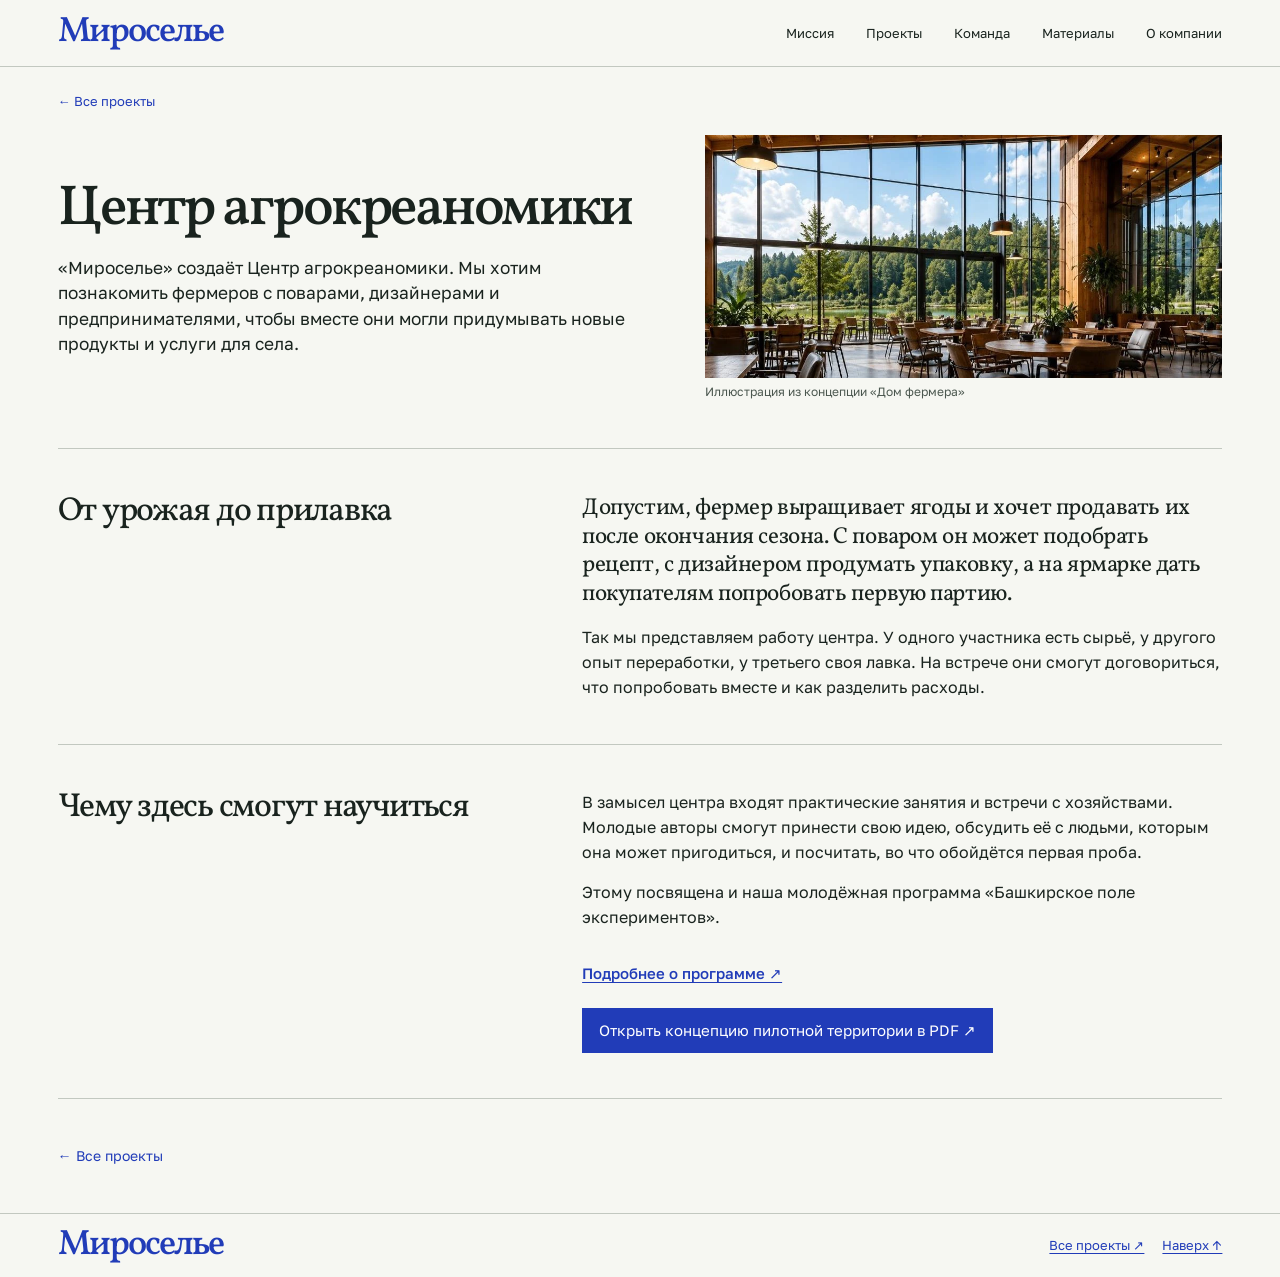
<file: territory.html>
<!doctype html>

<html lang="ru">

<head>

  <meta charset="utf-8">

  <meta name="viewport" content="width=device-width, initial-scale=1">

  <meta name="theme-color" content="#f6f4e9">

  <title>Центр агрокреаномики | Мироселье</title>

  <link rel="stylesheet" href="site.css">

  <link rel="stylesheet" href="atlas-interior.css?v=center">

</head>

<body id="top">

  <a class="skip" href="#main">К содержанию</a>

  <header class="atlas-header">
    <div class="atlas-header-inner">
      <a class="atlas-wordmark" href="index.html" aria-label="Мироселье, на главную">Мироселье</a>
      <nav aria-label="Разделы проектного офиса">
        <a href="index.html#mission">Миссия</a>
        <a href="index.html#projects">Проекты</a>
        <a href="index.html#team">Команда</a>
        <a href="index.html#library">Материалы</a>
        <a href="index.html#company">О компании</a>
      </nav>
    </div>
  </header>

  <main id="main" class="article wrap">

    <a class="crumb" href="index.html#projects">← Все проекты</a>

    <header class="article-head">
      <div class="atlas-intro-copy">
        <h1>Центр агрокреаномики</h1>
        <p>«Мироселье» создаёт Центр агрокреаномики. Мы хотим познакомить фермеров с поварами, дизайнерами и предпринимателями, чтобы вместе они могли придумывать новые продукты и услуги для села.</p>
      </div>
      <figure class="center-illustration"><img class="atlas-intro-image" src="assets/farmer-interior.webp" alt="Светлый зал со столами у окон и видом на луг" width="979" height="488"><figcaption>Иллюстрация из концепции «Дом фермера»</figcaption></figure>
    </header>

    <section id="idea" class="spread">
      <h2>От урожая до прилавка</h2>
      <div><p class="standfirst">Допустим, фермер выращивает ягоды и хочет продавать их после окончания сезона. С поваром он может подобрать рецепт, с дизайнером продумать упаковку, а на ярмарке дать покупателям попробовать первую партию.</p>
      <p>Так мы представляем работу центра. У одного участника есть сырьё, у другого опыт переработки, у третьего своя лавка. На встрече они смогут договориться, что попробовать вместе и как разделить расходы.</p></div>
    </section>

    <section class="spread">
      <h2>Чему здесь смогут научиться</h2>
      <div><p>В замысел центра входят практические занятия и встречи с хозяйствами. Молодые авторы смогут принести свою идею, обсудить её с людьми, которым она может пригодиться, и посчитать, во что обойдётся первая проба.</p>
      <p>Этому посвящена и наша молодёжная программа «Башкирское поле экспериментов».</p>
      <p><a class="text-link" href="program.html">Подробнее о программе ↗</a></p>
      <a class="doc-action" href="materials/koncepcia.pdf">Открыть концепцию пилотной территории в PDF ↗</a></div>
    </section>

    <div class="back-row"><a class="back-link" href="index.html#projects">← Все проекты</a></div>

  </main>

  <footer class="atlas-footer"><div class="wrap"><a href="index.html" class="atlas-wordmark">Мироселье</a><a href="index.html#projects">Все проекты ↗</a><a href="#top">Наверх ↑</a></div></footer>

</body>

</html>
</file>
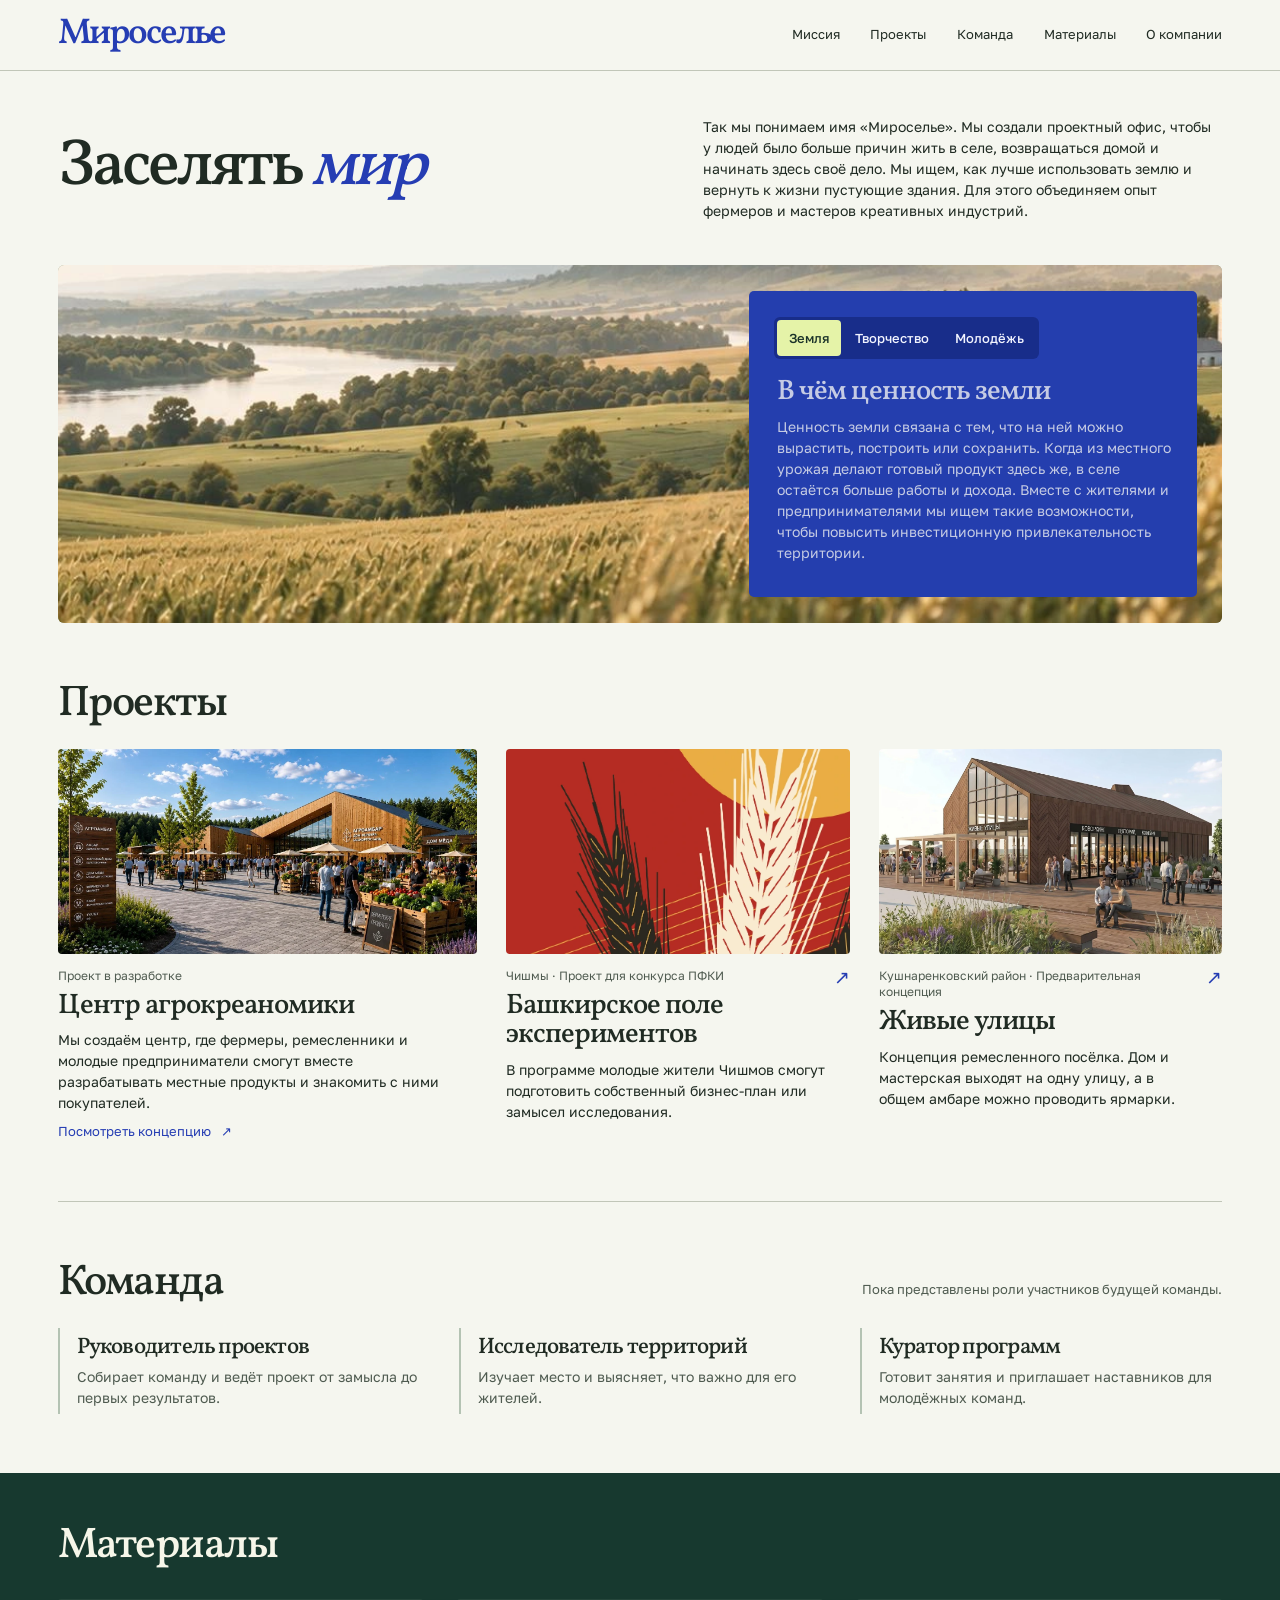
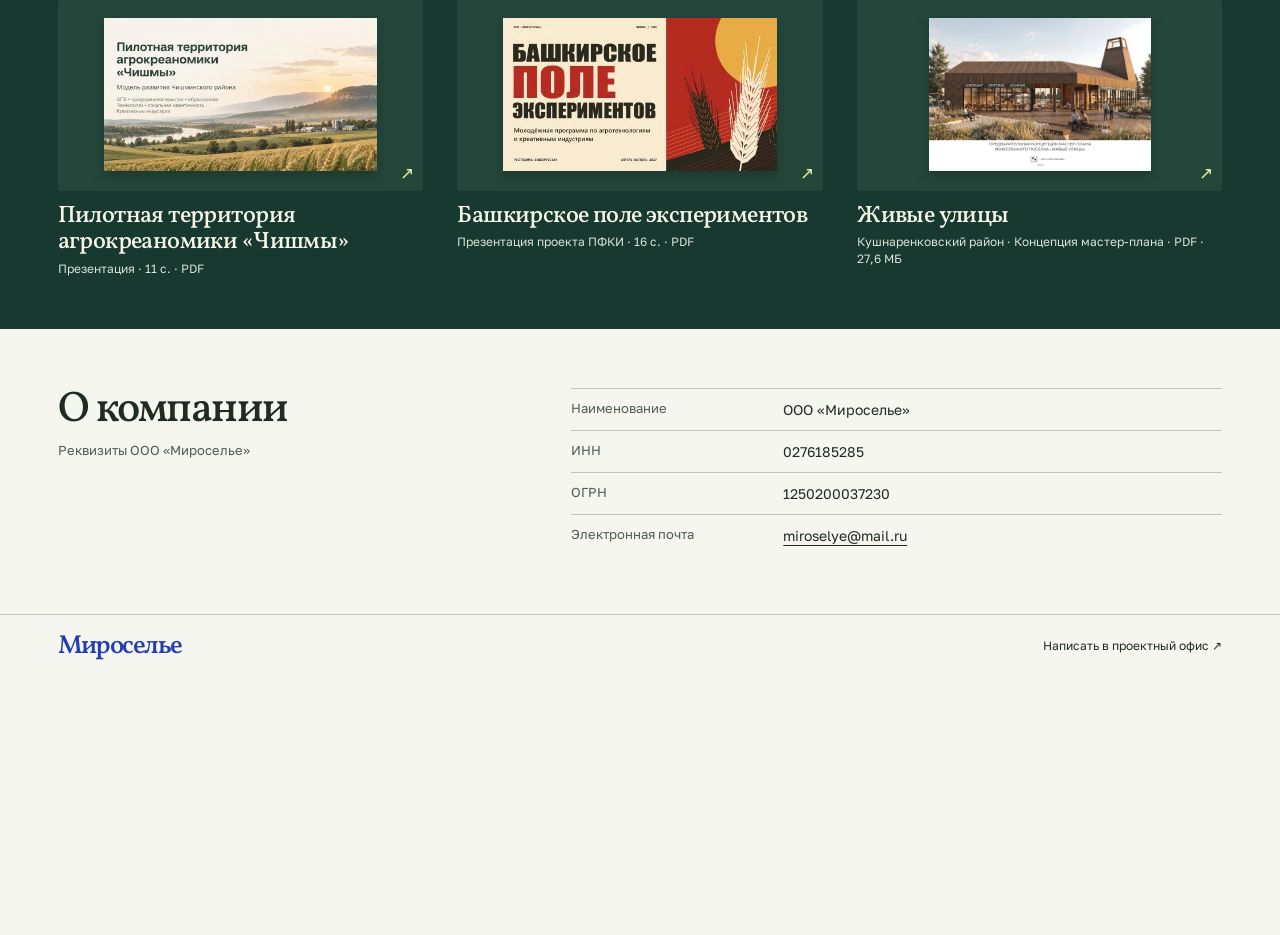
<file: urbanschool.html>
<!doctype html>
<html lang="ru">
<head>
  <meta charset="utf-8">
  <meta name="robots" content="noindex">
  <meta http-equiv="refresh" content="0; url=index.html#projects">
  <title>Проекты «Мироселья»</title>
</head>
<body><a href="index.html#projects">Перейти к проектам «Мироселья»</a></body>
</html>
</file>
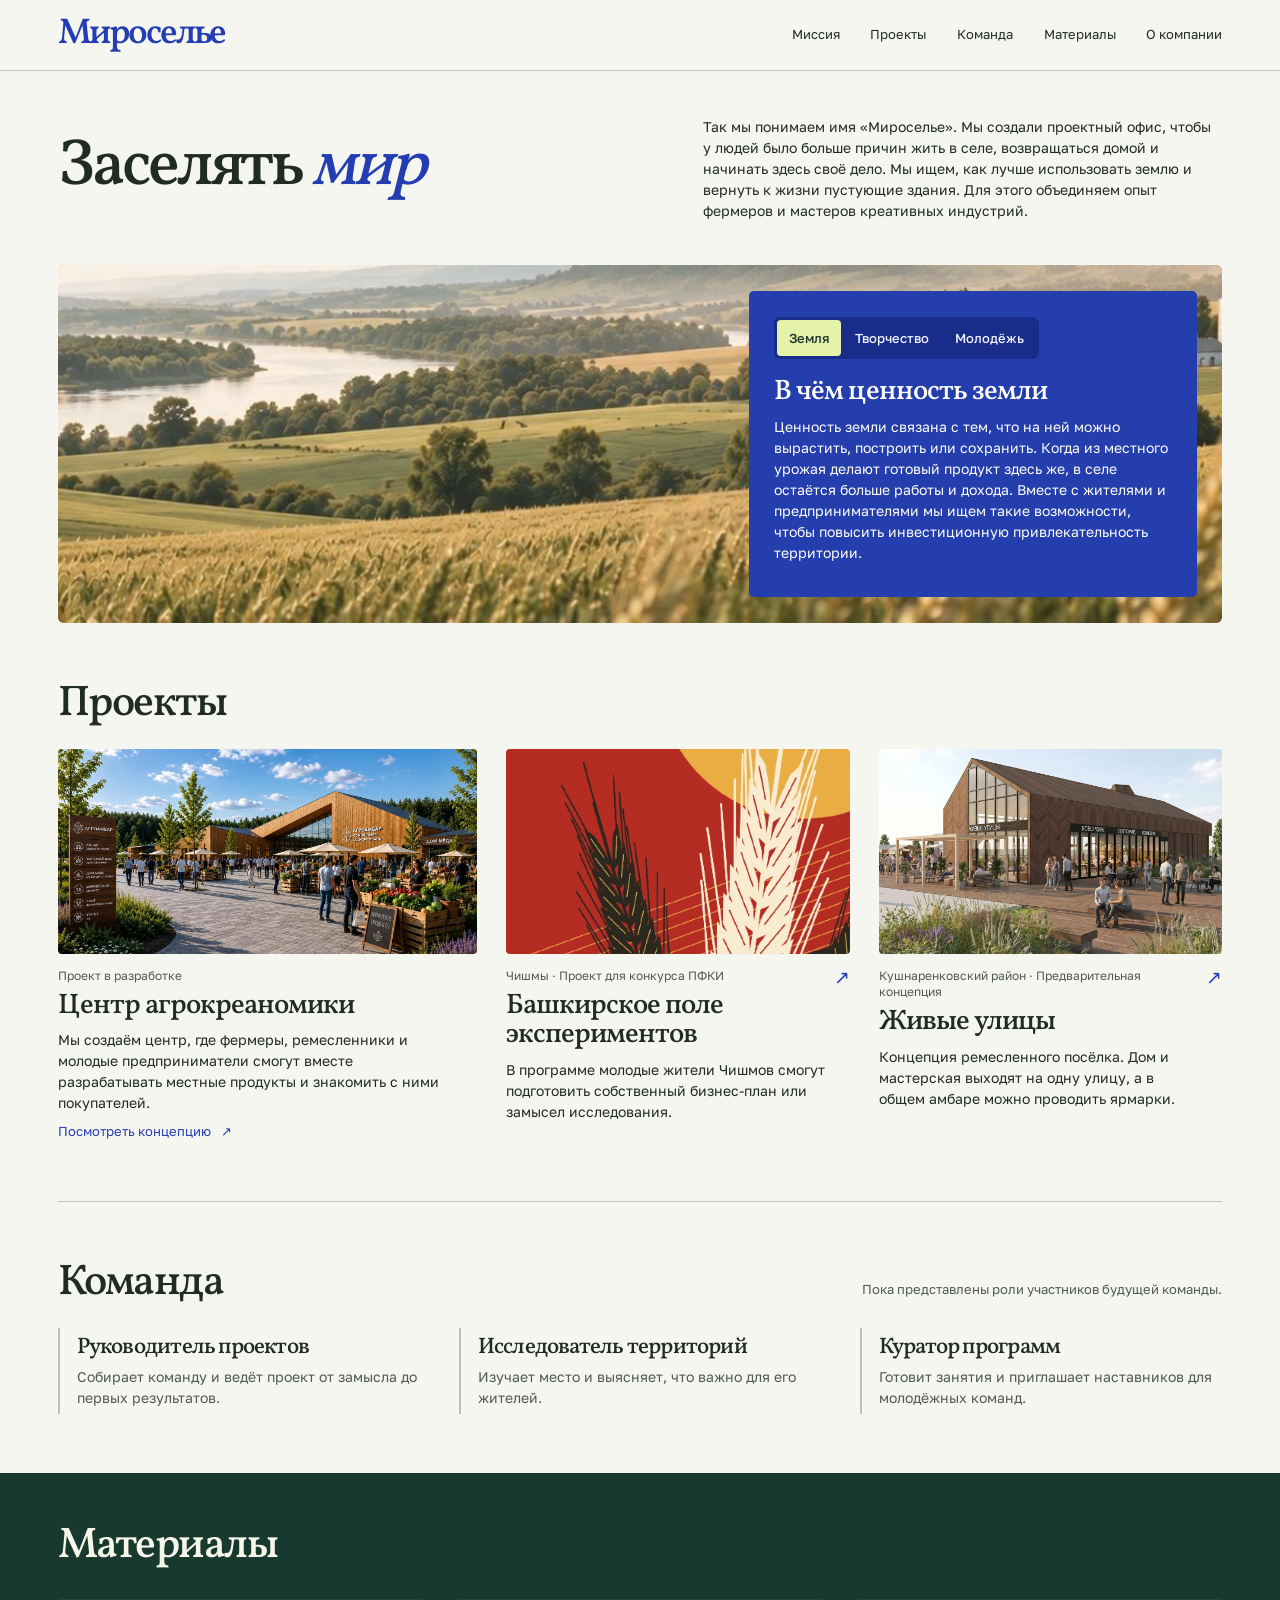
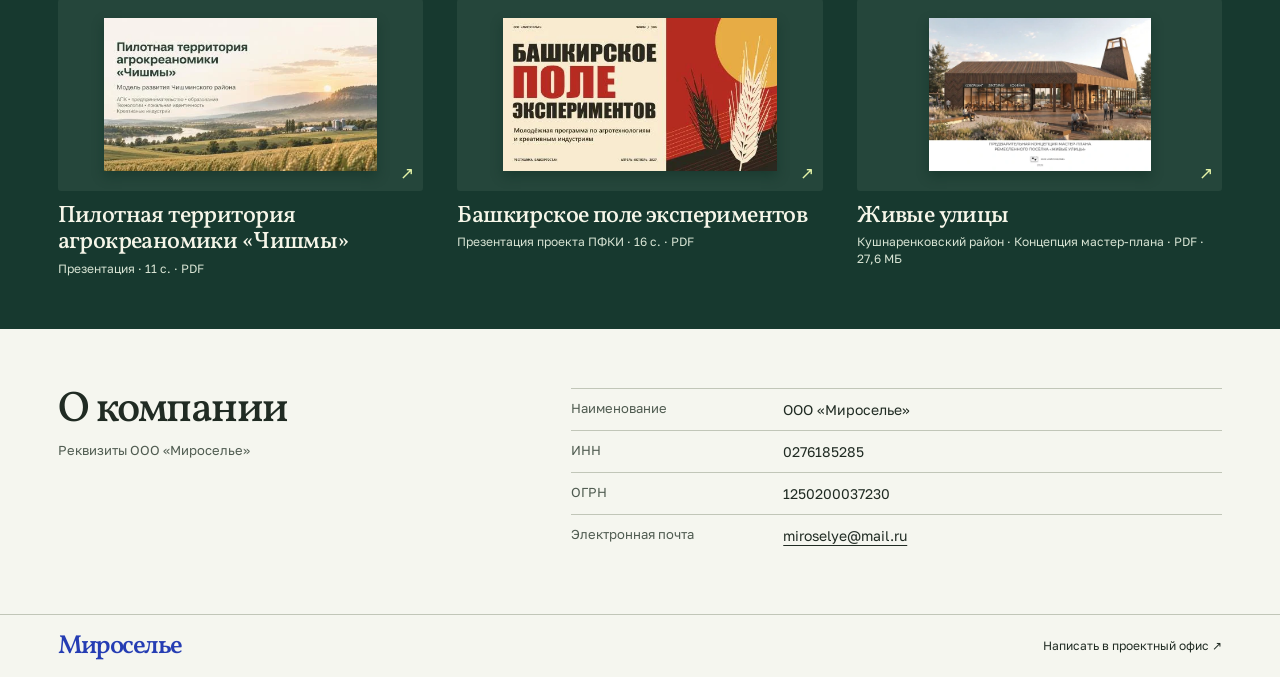
<file: design/atlas-office.html>
<!doctype html>
<html lang="ru"><head><meta charset="utf-8"><meta name="viewport" content="width=device-width,initial-scale=1"><meta name="robots" content="noindex"><title>Территориальный атлас · Мироселье</title>
<link rel="canonical" href="https://lignatus.github.io/miroselye/">
<script>location.replace('../' + 'index.html' + location.hash);</script>
<meta http-equiv="refresh" content="0; url=../index.html">
</head><body><a href="../index.html">Открыть территориальный атлас «Мироселье»</a></body></html>
</file>
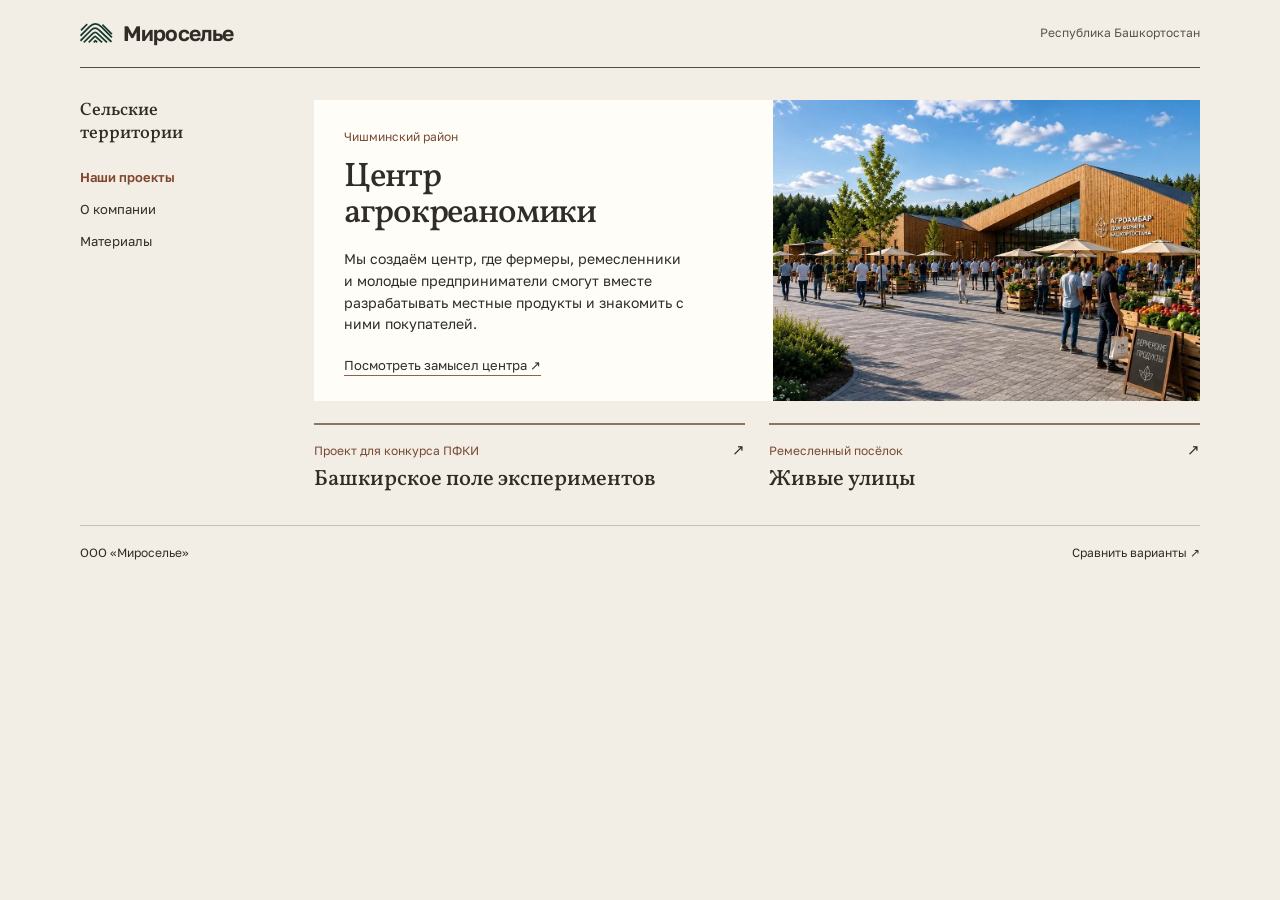
<file: design/journal.html>
<!doctype html>
<html lang="ru"><head><meta charset="utf-8"><meta name="viewport" content="width=device-width, initial-scale=1"><meta name="robots" content="noindex"><title>Полевой журнал · Мироселье</title><link rel="stylesheet" href="preview.css"></head><body class="journal"><div class="shell"><header><a class="brand" href="../index.html"><img src="../assets/mark.svg" alt="">Мироселье</a><span class="region">Республика Башкортостан</span></header><main class="journal-grid"><aside><div class="aside-title">Сельские территории</div><nav aria-label="Разделы сайта"><a href="#projects">Наши проекты</a><a href="../index.html#company">О компании</a><a href="../index.html#materials">Материалы</a></nav></aside><div id="projects"><article class="feature"><div class="copy"><span class="location">Чишминский район</span><h1>Центр <br>агрокреаномики</h1><p>Мы создаём центр, где фермеры, ремесленники и молодые предприниматели смогут вместе разрабатывать местные продукты и знакомить с ними покупателей.</p><a class="more" href="../territory.html">Посмотреть замысел центра ↗</a></div><img src="../assets/farmer-market.webp" alt="Ярмарка в концепции «Дом фермера»"></article><div class="next"><a href="../program.html"><span>Проект для конкурса ПФКИ</span><strong>Башкирское поле экспериментов</strong><i>↗</i></a><a href="../living-streets.html"><span>Ремесленный посёлок</span><strong>Живые улицы</strong><i>↗</i></a></div></div></main><footer><span>ООО «Мироселье»</span><a href="../concepts.html">Сравнить варианты ↗</a></footer></div></body></html>
</file>
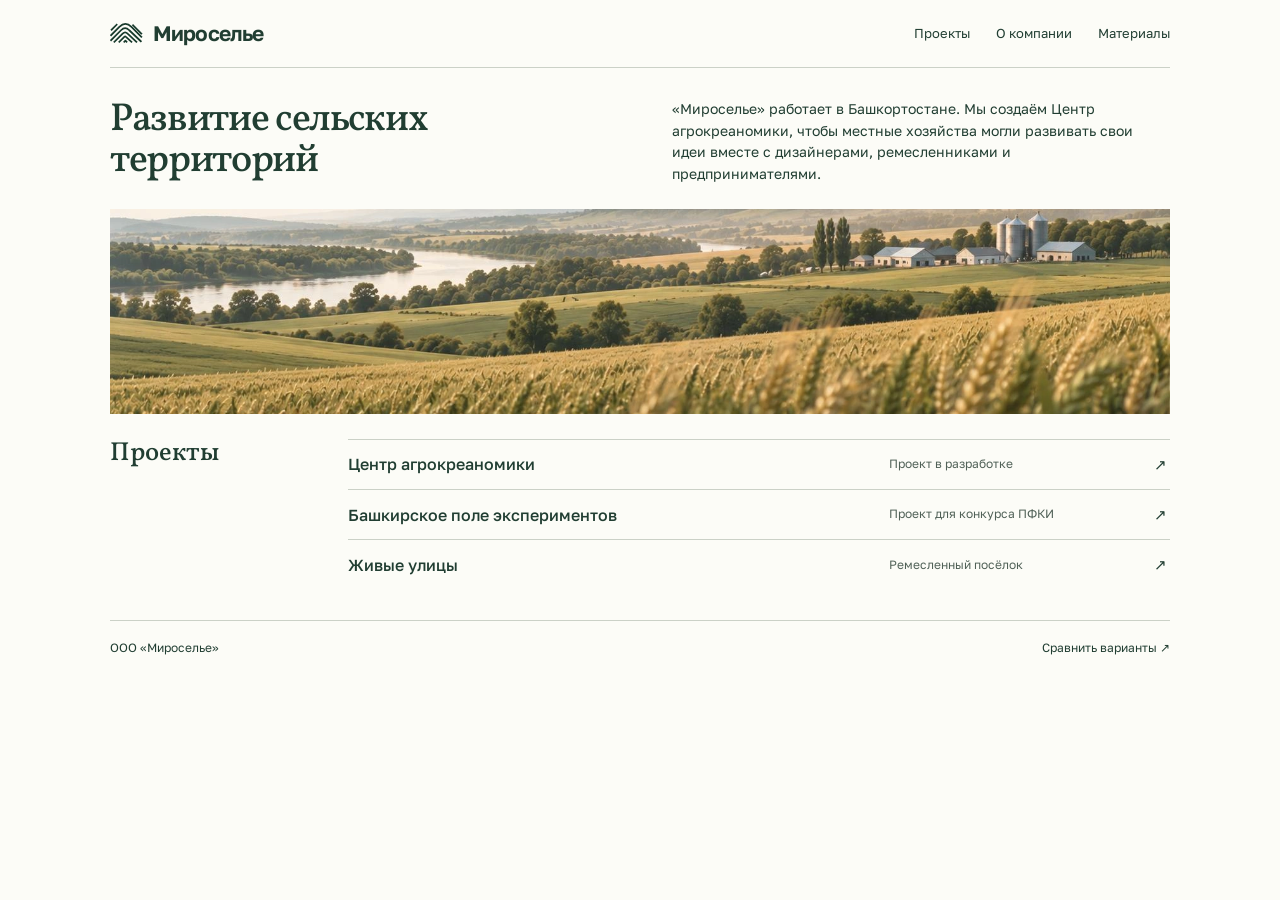
<file: design/panorama.html>
<!doctype html>
<html lang="ru"><head><meta charset="utf-8"><meta name="viewport" content="width=device-width, initial-scale=1"><meta name="robots" content="noindex"><title>Панорама · Мироселье</title><link rel="stylesheet" href="preview.css"></head><body class="panorama"><div class="shell"><header><a class="brand" href="../index.html"><img src="../assets/mark.svg" alt="">Мироселье</a><nav aria-label="Основная навигация"><a href="#projects">Проекты</a><a href="../index.html#company">О компании</a><a href="../index.html#materials">Материалы</a></nav></header><main><section class="intro"><h1>Развитие сельских <br>территорий</h1><p>«Мироселье» работает в Башкортостане. Мы создаём Центр агрокреаномики, чтобы местные хозяйства могли развивать свои идеи вместе с дизайнерами, ремесленниками и предпринимателями.</p></section><figure class="pan"><img src="fields-panorama.webp" alt="Поля, река и хозяйство на иллюстрации из концепции Чишмов"></figure><section class="catalog" id="projects"><h2>Проекты</h2><div><a class="row" href="../territory.html"><strong>Центр агрокреаномики</strong><span class="kind">Проект в разработке</span><span aria-hidden="true">↗</span></a><a class="row" href="../program.html"><strong>Башкирское поле экспериментов</strong><span class="kind">Проект для конкурса ПФКИ</span><span aria-hidden="true">↗</span></a><a class="row" href="../living-streets.html"><strong>Живые улицы</strong><span class="kind">Ремесленный посёлок</span><span aria-hidden="true">↗</span></a></div></section></main><footer><span>ООО «Мироселье»</span><a href="../concepts.html">Сравнить варианты ↗</a></footer></div></body></html>
</file>
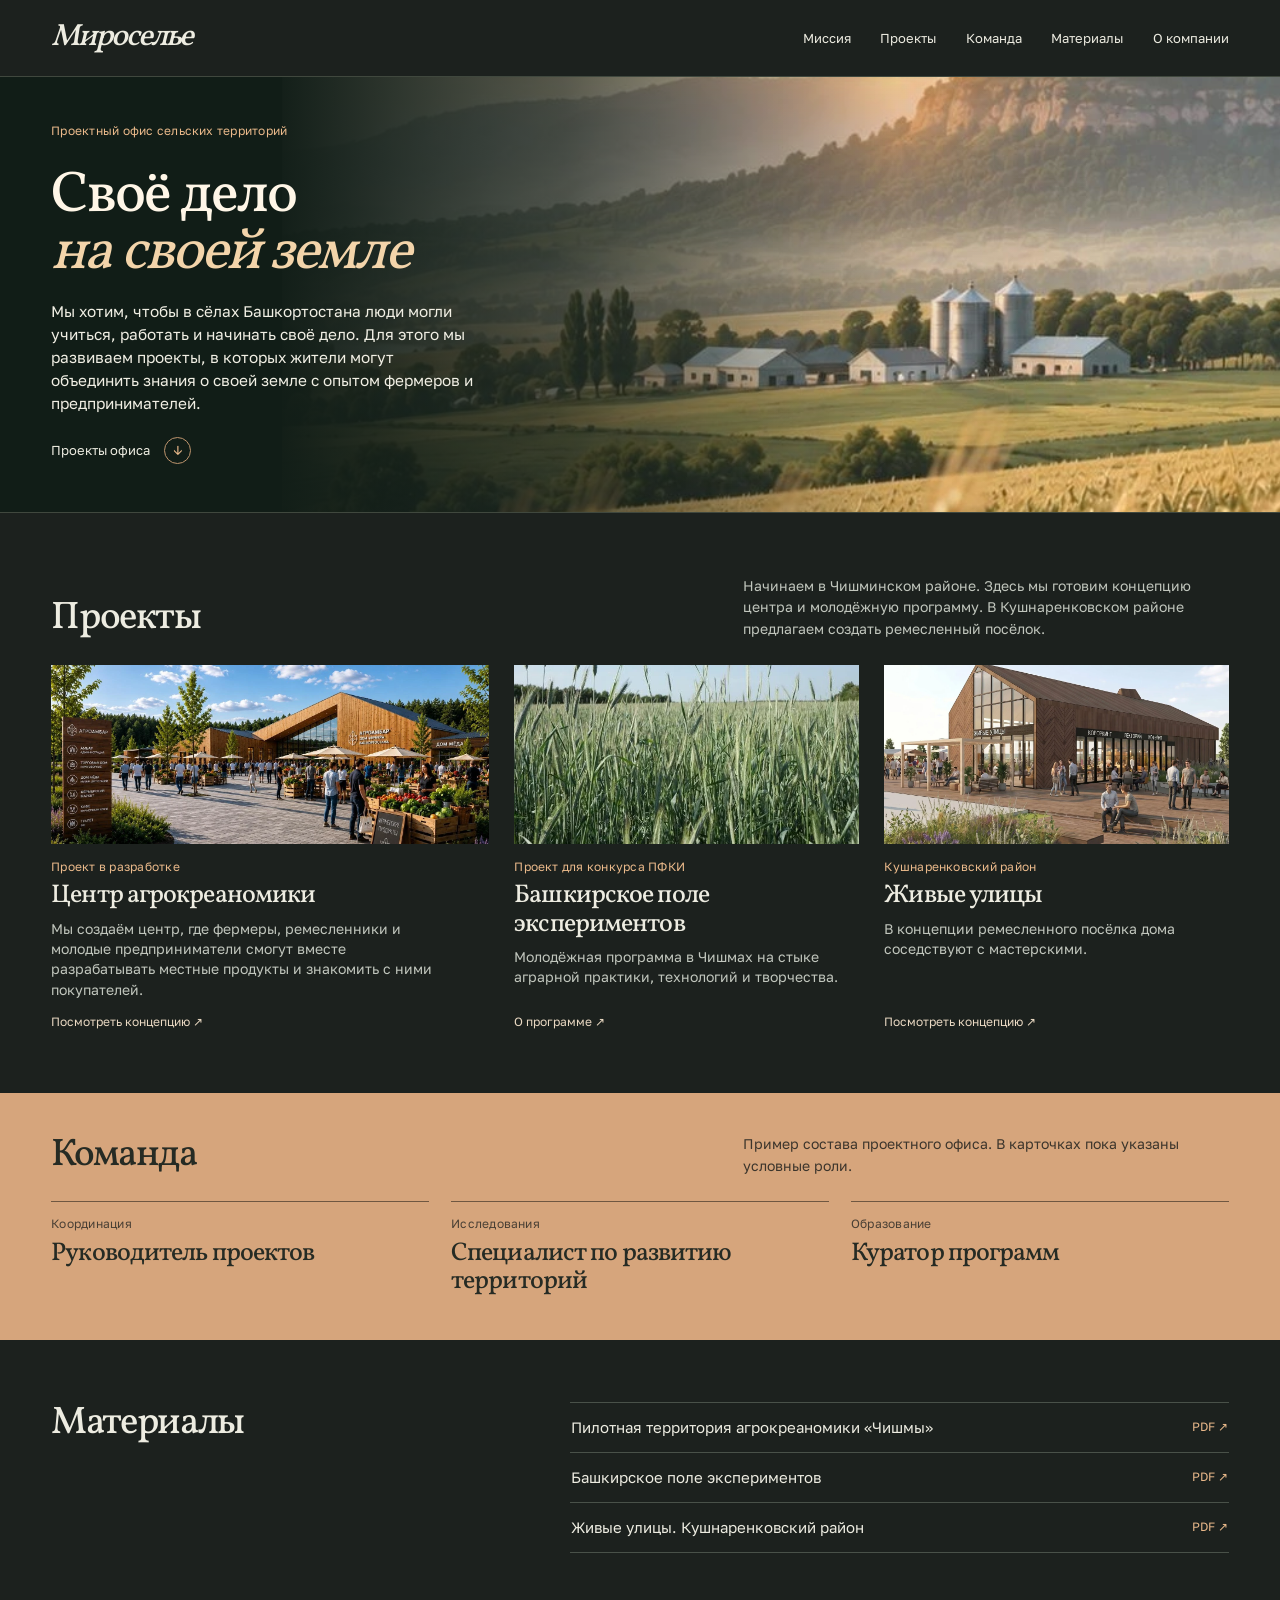
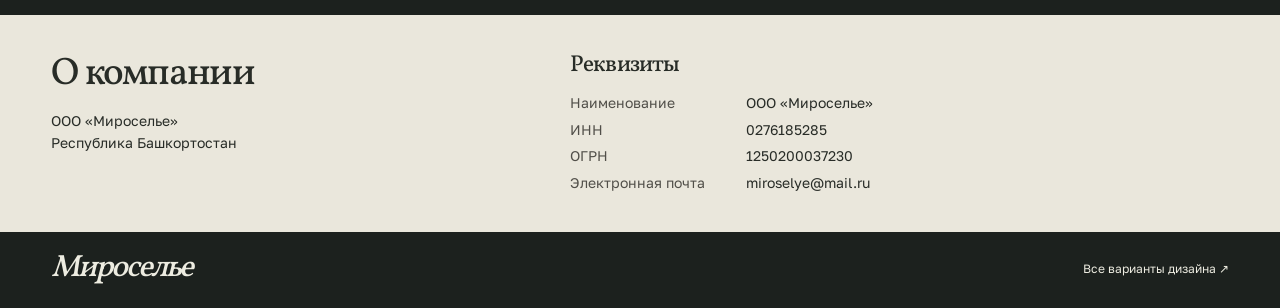
<file: design/studio-office.html>
<!doctype html>
<html lang="ru">
<head>
  <meta charset="utf-8">
  <meta name="viewport" content="width=device-width, initial-scale=1">
  <meta name="theme-color" content="#1e211e">
  <meta name="robots" content="noindex">
  <title>Мироселье · Проектный офис сельских территорий</title>
  <link rel="stylesheet" href="studio-office.css">
</head>
<body>
  <a href="#mission" class="skip">Перейти к содержанию</a>
  <header class="header wrap">
    <a class="wordmark" href="#mission">Мироселье</a>
    <nav aria-label="Разделы страницы">
      <a href="#mission">Миссия</a><a href="#projects">Проекты</a><a href="#team">Команда</a><a href="#materials">Материалы</a><a href="#company">О компании</a>
    </nav>
  </header>
  <main>
    <section class="opening" id="mission" aria-labelledby="mission-title">
      <div class="scene" aria-hidden="true"><div class="scene-image"></div></div>
      <div class="opening-inner wrap">
        <div class="opening-copy">
          <p class="office-label">Проектный офис сельских территорий</p>
          <h1 id="mission-title">Своё дело<br><em>на своей земле</em></h1>
          <p class="mission-text">Мы хотим, чтобы в сёлах Башкортостана люди могли учиться, работать и начинать своё дело. Для этого мы развиваем проекты, в которых жители могут объединить знания о своей земле с опытом фермеров и предпринимателей.</p>
          <a class="hero-link" href="#projects">Проекты офиса <span aria-hidden="true">↓</span></a>
        </div>
      </div>
    </section>
    <section class="wrap projects" id="projects" aria-labelledby="projects-title">
      <div class="section-head"><h2 id="projects-title">Проекты</h2><p>Начинаем в Чишминском районе. Здесь мы готовим концепцию центра и молодёжную программу. В Кушнаренковском районе предлагаем создать ремесленный посёлок.</p></div>
      <div class="project-grid">
        <a class="project project-lead" href="../territory.html">
          <div class="project-picture"><img src="../assets/farmer-market.webp" alt="Ярмарка в концепции «Дом фермера»"></div>
          <div class="project-copy"><span class="meta">Проект в разработке</span><h3>Центр агрокреаномики</h3><p>Мы создаём центр, где фермеры, ремесленники и молодые предприниматели смогут вместе разрабатывать местные продукты и знакомить с ними покупателей.</p><span class="open-project">Посмотреть концепцию ↗</span></div>
        </a>
        <a class="project" href="../program.html">
          <div class="project-picture"><img src="../assets/field.webp" alt="Колосья в поле"></div>
          <div class="project-copy"><span class="meta">Проект для конкурса ПФКИ</span><h3>Башкирское поле экспериментов</h3><p>Молодёжная программа в Чишмах на стыке аграрной практики, технологий и творчества.</p><span class="open-project">О программе ↗</span></div>
        </a>
        <a class="project" href="../living-streets.html">
          <div class="project-picture"><img src="../assets/streets-barn.webp" alt="Общественный амбар в концепции ремесленного посёлка"></div>
          <div class="project-copy"><span class="meta">Кушнаренковский район</span><h3>Живые улицы</h3><p>В концепции ремесленного посёлка дома соседствуют с мастерскими.</p><span class="open-project">Посмотреть концепцию ↗</span></div>
        </a>
      </div>
    </section>
    <section class="team" id="team" aria-labelledby="team-title"><div class="wrap">
      <div class="section-head"><h2 id="team-title">Команда</h2><p>Пример состава проектного офиса. В карточках пока указаны условные роли.</p></div>
      <div class="team-grid">
        <article><p>Координация</p><h3>Руководитель проектов</h3></article>
        <article><p>Исследования</p><h3>Специалист по развитию территорий</h3></article>
        <article><p>Образование</p><h3>Куратор программ</h3></article>
      </div>
    </div></section>
    <section class="wrap materials" id="materials" aria-labelledby="materials-title"><div class="section-head"><h2 id="materials-title">Материалы</h2></div>
      <div class="library"><a href="../materials/koncepcia.pdf">Пилотная территория агрокреаномики «Чишмы» <span>PDF ↗</span></a><a href="../materials/presentation.pdf">Башкирское поле экспериментов <span>PDF ↗</span></a><a href="../materials/living-streets.pdf">Живые улицы. Кушнаренковский район <span>PDF ↗</span></a></div>
    </section>
    <section class="company" id="company" aria-labelledby="company-title"><div class="wrap">
      <div><h2 id="company-title">О компании</h2><p>ООО «Мироселье»<br>Республика Башкортостан</p></div>
      <div><h3>Реквизиты</h3><dl><dt>Наименование</dt><dd>ООО «Мироселье»</dd><dt>ИНН</dt><dd>0276185285</dd><dt>ОГРН</dt><dd>1250200037230</dd><dt>Электронная почта</dt><dd><a href="mailto:miroselye@mail.ru">miroselye@mail.ru</a></dd></dl></div>
    </div></section>
  </main>
  <footer class="wrap"><a class="wordmark" href="#mission">Мироселье</a><a href="../concepts.html">Все варианты дизайна ↗</a></footer>
</body></html>
</file>
<file: design/atlas-office.css>
@font-face{font-family:Golos;src:url("../assets/golos-text-cyrillic.woff2") format("woff2");font-weight:400 900;font-display:swap;unicode-range:U+0400-052F}
@font-face{font-family:Golos;src:url("../assets/golos-text-latin.woff2") format("woff2");font-weight:400 900;font-display:swap;unicode-range:U+0000-02FF,U+2000-27FF}
@font-face{font-family:Vollkorn;src:url("../assets/vollkorn-cyrillic.woff2") format("woff2");font-weight:400 900;font-display:swap;unicode-range:U+0400-052F}
@font-face{font-family:Vollkorn;src:url("../assets/vollkorn-latin.woff2") format("woff2");font-weight:400 900;font-display:swap;unicode-range:U+0000-02FF,U+2000-27FF}
:root {
  --paper: #f5f6ef;
  --ink: #202b23;
  --blue: #253db3;
  --mute: #4f5b50;
  --line: #c1c6b8;
  --serif: Vollkorn, Georgia, serif;
  --sans: Golos, Arial, sans-serif;
  --pad: clamp(18px, 4.5vw, 76px);
}
* { box-sizing: border-box; }
html { scroll-behavior: smooth; scroll-padding-top: 16px; scrollbar-color: #89947e var(--paper); }
body { margin: 0; background: var(--paper); color: var(--ink); font: 15px/1.5 var(--sans); -webkit-font-smoothing: antialiased; }
::selection { color: white; background: var(--blue); }
a { color: inherit; text-decoration: none; text-underline-offset: 4px; }
a:hover { text-decoration: underline; }
:focus-visible { outline: 3px solid var(--blue); outline-offset: 4px; }
h1,h2,h3,p,figure,dl,dd { margin: 0; }
img { display:block; max-width:100%; }
.sr-only { position:absolute; width:1px; height:1px; clip-path:inset(50%); overflow:hidden; }
.skip { position:absolute; top:-100px; left:10px; padding:10px 14px; background:var(--blue); color:white; z-index:5; }
.skip:focus { top:10px; }
.mast, main, footer { width:min(1470px,100%); margin-inline:auto; }
.mast, footer { display:flex; align-items:center; justify-content:space-between; gap:20px; padding:17px var(--pad); }
.mast { border-bottom:1px solid var(--line); }
.wordmark { color:var(--blue); font:545 clamp(28px,2.8vw,39px)/1 var(--serif); letter-spacing:-.06em; }
.mast nav { display:flex; flex-wrap:wrap; gap:0 clamp(12px,2.4vw,36px); align-items:center; font-size:13px; }
.mast nav a { padding:8px 0; }
.cover { margin:0 var(--pad); }
.cover-copy { display:grid; grid-template-columns:minmax(0,1.12fr) minmax(0,1fr); align-items:start; gap:5px clamp(25px,5vw,74px); padding:clamp(26px,3.4vw,51px) 0 clamp(18px,2.4vw,33px); }
h1, h2, h3 { font-family:var(--serif); font-weight:505; line-height:1.05; letter-spacing:-.035em; }
h1 { grid-row:1 / span 2; font-size:clamp(37px,4.25vw,58px); line-height:.96; }
h1 em { color:var(--blue); font-weight:445; }
.cover-copy p { max-width:54ch; font-size:clamp(14px,1.05vw,16px); line-height:1.5; }
.page-section { margin:0 var(--pad); padding:clamp(36px,4.6vw,68px) 0; }
.section-line { display:flex; align-items:baseline; justify-content:space-between; gap:16px; margin-bottom:22px; }
h2 { font-size:clamp(31px,3.35vw,48px); }
.section-line p,.company>div p { max-width:45ch; color:var(--mute); font-size:13px; }
.project-grid { display:grid; grid-template-columns:minmax(0,1.22fr) repeat(2,minmax(0,1fr)); gap:clamp(16px,2.3vw,34px); }
.project { min-width:0; }
.project-info { position:relative; padding-top:14px; }
.project-info>span { display:block; color:var(--mute); font-size:12px; line-height:1.35; }
.project h3 { font-size:clamp(23px,2.2vw,32px); margin:7px 0 9px; text-wrap:balance; }
.project p { font-size:14px; line-height:1.5; max-width:44ch; }
.main-project h3 a:hover, .side-project:hover h3 { text-decoration:underline; text-decoration-thickness:1px; text-underline-offset:4px; }
.center-picture { display:block; }
.center-picture img,.side-project>img { width:100%; height:clamp(155px,16vw,225px); object-fit:cover; border-radius:4px; }
.read-project { display:inline-flex; align-items:center; gap:10px; padding-top:9px; color:var(--blue); font-size:13px; }
.side-project:hover { text-decoration:none; }
.side-project>img { object-position:50% 52%; }
.field-program-card>img { object-position:50% 54%; }
.side-project .project-info { padding-right:22px; }
.side-project .project-info i { position:absolute; right:0; top:13px; font:19px/1 var(--sans); color:var(--blue); }
.team { border-top:1px solid var(--line); }
.team-grid { display:grid; grid-template-columns:repeat(3,minmax(0,1fr)); gap:clamp(16px,3vw,48px); }
.team-grid article { padding:8px 0 6px 17px; border-left:2px solid #b4c3b3; }
.team-grid h3 { font-size:clamp(20px,1.75vw,26px); margin-bottom:7px; }
.team-grid p { color:var(--mute); max-width:39ch; font-size:14px; }
.library { background:#17392f; color:#f6f6e9; padding:clamp(32px,4vw,60px) var(--pad); margin:0; }
.library h2 { margin-bottom:clamp(20px,2.3vw,35px); }
.files { display:grid; grid-template-columns:repeat(3,minmax(0,1fr)); gap:clamp(18px,2.7vw,40px); }
.files a { display:flex; flex-direction:column; align-items:flex-start; min-width:0; }
.files a:focus-visible { outline-color:#e6f0a4; }
.files .book { position:relative; width:100%; height:clamp(118px,15vw,195px); display:flex; align-items:center; justify-content:center; background:#25463b; border-radius:3px; }
.book-open { position:absolute; right:9px; bottom:5px; color:#e5f3a8; font-size:17px; }
.book img { width:auto; height:auto; max-height:80%; max-width:85%; object-fit:contain; box-shadow:0 5px 11px #08271e60; }
.files strong { font:500 clamp(20px,1.85vw,27px)/1.12 var(--serif); margin:12px 0 5px; letter-spacing:-.025em; text-wrap:balance; }
.files small { color:#d8e4d4; font-size:12px; line-height:1.4; }
.files a:hover { text-decoration:none; }
.files a:hover strong { text-decoration:underline; text-underline-offset:4px; text-decoration-thickness:1px; }
.company { display:grid; grid-template-columns:1fr 1.45fr; gap:5vw; align-items:start; }
.company>div p { margin-top:8px; }
.company dl>div { display:grid; grid-template-columns:minmax(120px,.73fr) 1.6fr; gap:12px; border-top:1px solid var(--line); padding:10px 0; font-size:14px; }
.company dt { font-size:13px; color:var(--mute); }
.company dd { overflow-wrap:anywhere; }
.company dd a { text-decoration:underline; }
footer { font-size:12px; border-top:1px solid var(--line); padding-block:18px; }
footer .wordmark { font-size:26px; }

@media (max-width:900px) {
  .project-grid { grid-template-columns:repeat(3,minmax(0,1fr)); gap:16px; }
  .mast nav { gap:0 14px; }
  .cover-copy { grid-template-columns:1fr 1fr; gap:25px; }
}
@media (max-width:760px) {
  .project-grid { grid-template-columns:repeat(2,minmax(0,1fr)); gap:24px 18px; }
  .main-project { grid-column:1/-1; }
  .center-picture img { height:clamp(175px,33vw,255px); }
}
@media (max-width:660px) {
  .mast { align-items:start; flex-direction:column; gap:5px; padding-block:12px 8px; }
  .mast nav { justify-content:space-between; width:100%; gap:0 10px; }
  .mast nav a { font-size:12px; padding:5px 0; }
  .cover-copy { display:block; }
  h1 { font-size:clamp(33px,8.4vw,43px); }
  .cover-copy p { margin:13px 0 0; font-size:14px; }
  .page-section { padding-block:32px; }
  .section-line { display:block; margin-bottom:17px; }
  .section-line p { margin-top:6px; }
  .team-grid,.company { grid-template-columns:1fr; gap:14px; }
  .team-grid article { padding:3px 0 3px 13px; }
  .team-grid h3 { margin-bottom:4px; }
  .files { grid-template-columns:1fr; gap:0; }
  .files a { display:grid; grid-template-columns:minmax(84px,30%) minmax(0,1fr); grid-template-rows:auto auto; gap:3px 15px; padding:13px 0; border-top:1px solid #49665a; align-items:end; }
  .files .book { grid-row:1/3; grid-column:1; height:clamp(76px,18vw,106px); }
  .book-open { font-size:12px; bottom:1px; right:4px; }
  .files strong,.files small { grid-column:2; margin:0; }
  .files small { align-self:start; }
  .company dl>div { grid-template-columns:105px 1fr; }
}
@media (max-width:480px) {
  .project-grid { grid-template-columns:1fr; gap:26px; }
  .side-project>img { height:clamp(155px,46vw,205px); }
}
@media (prefers-reduced-motion:no-preference) {
  .book img { transition:transform .18s ease; }
  .files a:is(:hover,:focus-visible) img { transform:translateY(-3px); }
}
@media (prefers-reduced-motion:reduce) { html { scroll-behavior:auto; } }
</file>
<file: mission.css>
.mission-heading { align-items:center; padding-block:clamp(25px,3.5vw,52px); }
.mission-heading h1 { grid-row:auto; font-size:clamp(40px,5.1vw,72px); letter-spacing:-.052em; }
.mission-heading p { max-width:62ch; }

.mission-panorama {
  position:relative;
  isolation:isolate;
  display:grid;
  justify-items:end;
  align-items:end;
  min-height:clamp(312px,27vw,390px);
  padding:clamp(17px,2vw,30px);
  overflow:hidden;
  border-radius:6px;
  color:#fffef7;
  background:#99a380;
}
.panorama-background { position:absolute; inset:0; z-index:-1; width:100%; height:100%; object-fit:cover; object-position:52% center; }
.mission-panorama[data-ready] { touch-action:pan-y pinch-zoom; }
.mission-leaves { width:min(100%,clamp(350px,35vw,455px)); padding:clamp(20px,2vw,30px); border-radius:5px; background:#243eae; }
.mission-choices { display:inline-flex; flex-wrap:wrap; align-items:center; gap:2px; padding:3px; border-radius:6px; background:#182d8a; margin-bottom:18px; }
.mission-choices[hidden] { display:none; }
.mission-choices button {
  appearance:none;
  background:none;
  border:0;
  border-radius:4px;
  color:#f2f4ff;
  padding:8px 12px;
  min-height:36px;
  font:500 13px/1.25 var(--sans);
  cursor:pointer;
}
.mission-choices button[aria-selected=true] { color:#1a3229; background:#e5f3a8; }
.mission-choices button:hover { text-decoration:underline; text-underline-offset:4px; }
.mission-panorama :focus-visible { outline:2px solid #efffad; outline-offset:3px; }
.mission-pages h2 { font-size:clamp(25px,2.2vw,33px); margin-bottom:10px; text-wrap:balance; }
.mission-pages p { font-size:14px; line-height:1.5; }
.mission-pages article + article { margin-top:20px; }
/* All panels contribute their height so switching values keeps the panorama still. */
[data-ready] .mission-pages { display:grid; }
[data-ready] .mission-pages article { grid-area:1 / 1; margin:0; }
.mission-pages article[inert] { visibility:hidden; }

@media(max-width:700px) {
  .mission-heading p { margin-bottom:0; }
  .mission-panorama { padding:clamp(96px,25vw,145px) 12px 12px; }
  .panorama-background { object-position:54% center; }
  .mission-leaves { width:min(100%,395px); padding:18px; }
  .mission-choices { margin-bottom:15px; }
  .mission-choices button { min-height:40px; padding-inline:9px; }
  .mission-pages h2 { font-size:24px; }
}
@media(max-width:360px) {
  .mission-panorama { padding-inline:8px; }
  .mission-leaves { padding:14px; }
  .mission-choices button { padding-inline:7px; }
}
@media(prefers-reduced-motion:no-preference) {
  .mission-pages article.show-leaf { animation:open-leaf .2s ease-out; }
  @keyframes open-leaf { from { opacity:.65; transform:translateX(4px); } to { opacity:1; transform:translateX(0); } }
}
</file>
<file: design/selection.css>
@font-face{font-family:Golos;src:url(../assets/golos-text-cyrillic.woff2) format('woff2');font-weight:400 900;unicode-range:U+0400-052F;font-display:swap}
@font-face{font-family:Golos;src:url(../assets/golos-text-latin.woff2) format('woff2');font-weight:400 900;unicode-range:U+0000-024F,U+2000-27FF;font-display:swap}
@font-face{font-family:Vollkorn;src:url(../assets/vollkorn-cyrillic.woff2) format('woff2');font-weight:400 900;font-display:swap}
*{box-sizing:border-box}body{margin:0;background:#f6f5f1;color:#252822;font:15px/1.48 Golos,Arial,sans-serif}a{color:inherit;text-underline-offset:4px}main{max-width:1680px;margin:auto;padding:0 clamp(18px,3.5vw,64px) 48px}header,.heading,.device,.cta{display:flex;align-items:center}header,.heading,.cta{justify-content:space-between}header{border-bottom:1px solid #bcbdb4;padding:18px 0 14px;gap:14px}header a{font-size:13px}.wordmark{font:520 27px/1 Vollkorn,Georgia,serif;letter-spacing:-.04em}.heading{gap:20px;margin:31px 0 24px}h1,h2,p{margin:0}h1{font-size:clamp(24px,3vw,38px);line-height:1.13;letter-spacing:-.045em;font-weight:540}.device{gap:2px;padding:3px;border:1px solid #b2b3aa;border-radius:30px}.device button{background:transparent;border:0;border-radius:24px;padding:8px 14px;color:inherit;font:inherit;font-size:13px;cursor:pointer}.device button[aria-pressed=true]{background:#292c27;color:white}
.pair{display:grid;grid-template-columns:repeat(2,minmax(0,1fr));gap:25px}.pair article{display:flex;flex-direction:column}.description{padding:0 0 15px}.description p{font-size:14px;max-width:64ch;color:#4e514b;margin-top:4px}h2{font:520 25px/1.16 Vollkorn,Georgia,serif}.card{display:block;text-decoration:none;margin-top:auto}.shot{display:grid;place-items:center;overflow:hidden;background:#dedfd8;border:1px solid #c6c6bc}.shot img{width:100%;height:auto;display:block}body.mobile .shot{padding:16px}.shot img[data-layout=mobile]{max-width:300px;border-radius:14px;box-shadow:0 2px 12px #0002}[hidden],img[hidden]{display:none!important}.cta{padding:12px 0;border-bottom:1px solid #a9aca0;gap:10px;font-size:14px;font-weight:550}.card:hover .cta{text-decoration:underline;text-underline-offset:3px}.cta b{font-size:20px}details{margin-top:25px;color:#464c40}summary{cursor:pointer;font-size:13px;width:fit-content}ul{padding-left:20px;max-width:80ch}li{margin:6px 0}:focus-visible{outline:3px solid #3464ad;outline-offset:3px}
@media(max-width:750px){.pair{grid-template-columns:1fr;gap:25px}.heading{align-items:start;flex-direction:column;gap:14px;margin:22px 0}.description p{font-size:13px}.wordmark{font-size:24px}.shot img[data-layout=mobile]{max-width:250px}}
</file>
<file: site.css>
@font-face{font-family:Golos;src:url("assets/golos-text-cyrillic.woff2") format("woff2");font-weight:400 900;font-display:swap;unicode-range:U+0400-052F}
@font-face{font-family:Golos;src:url("assets/golos-text-latin.woff2") format("woff2");font-weight:400 900;font-display:swap;unicode-range:U+0000-024F,U+2000-27FF}
@font-face{font-family:Vollkorn;src:url("assets/vollkorn-cyrillic.woff2") format("woff2");font-weight:400 900;font-display:swap;unicode-range:U+0400-052F}
@font-face{font-family:Vollkorn;src:url("assets/vollkorn-latin.woff2") format("woff2");font-weight:400 900;font-display:swap;unicode-range:U+0000-024F,U+2000-27FF}
:root{--paper:#f6f4e9;--ink:#193b2d;--deep:#163a2c;--sub:#465b4e;--lime:#d7f262;--line:#b9c0ae;--serif:Vollkorn,Georgia,serif;--sans:Golos,Arial,sans-serif;color-scheme:light;scroll-padding-top:24px}
*{box-sizing:border-box}
html{scroll-behavior:smooth;scrollbar-color:#708276 var(--paper)}
body{margin:0;background:var(--paper);color:var(--ink);font:400 17px/1.55 var(--sans);-webkit-font-smoothing:antialiased}
::selection{background:var(--lime);color:var(--ink)}
:focus-visible{outline:3px solid #847100;outline-offset:4px}
a{color:inherit;text-decoration-thickness:1px;text-underline-offset:.22em}
button,summary{font:inherit}
img{display:block;max-width:100%}
h1,h2,h3,p,figure{margin:0}
p+p{margin-top:1.05em}
h1,h2,h3{font-family:var(--serif);font-weight:450;line-height:1.05;letter-spacing:-.038em}
.wrap{width:min(1440px,calc(100% - clamp(40px,9vw,160px)));margin-inline:auto}
.skip{position:fixed;z-index:9;top:7px;left:7px;padding:.6rem 1rem;transform:translateY(-160%);color:var(--paper);background:var(--ink)}
.skip:focus{transform:translateY(0)}
.mast{display:flex;align-items:center;gap:28px;min-height:80px;border-bottom:1px solid var(--ink)}
.brand,.mast nav a,.nav-action,.menu-toggle,.mobile-nav a,.plate-link,.project-row,.foot a,.crumb,.back-link,.doc-action{display:inline-flex;align-items:center;text-decoration:none}
.brand{gap:12px;margin-right:auto;font-size:12px;line-height:1.23;font-weight:540;letter-spacing:-.01em}
.sign{display:block;background:url("assets/mark.svg") center / contain no-repeat;width:52px;height:36px;flex-shrink:0}
.mast nav{display:flex;align-items:center;gap:clamp(24px,3vw,55px)}
.mast nav a,.nav-action,.menu-toggle,.mobile-nav a{font-size:14px;font-weight:540;min-height:44px}
.mast nav a:hover,.mobile-nav a:hover,.foot a:hover,.crumb:hover,.back-link:hover{text-decoration:underline}
.nav-action,.menu-toggle{gap:15px;border:1px solid var(--ink);padding:8px 15px;margin-left:12px;line-height:1.2;background:var(--lime);color:var(--ink)}
.nav-action:hover,.menu-toggle:hover{background:var(--ink);color:var(--paper)}
.nav-action span,.menu-toggle span{font:21px/1 Arial,sans-serif}
.menu-toggle,.mobile-nav{display:none}
.mast-title{display:grid;grid-template-columns:minmax(0,1.6fr) minmax(0,.7fr);align-items:center;gap:clamp(30px,5vw,120px);padding:clamp(44px,5.15vw,90px) 0 clamp(40px,4.1vw,72px)}
.mast-title h1{font-size:clamp(78px,10.2vw,166px);line-height:.92;letter-spacing:-.055em;font-weight:550}
.mast-title p{font-size:clamp(15px,1.25vw,21px);line-height:1.43;max-width:38ch}
.cover-plate{display:grid;grid-template-columns:minmax(0,2.1fr) minmax(0,1fr);min-height:clamp(350px,31.5vw,480px)}
.cover-photo{position:relative;overflow:hidden;min-height:100%}
.cover-photo img{width:100%;height:100%;position:absolute;inset:0;object-fit:cover;object-position:50% 48%}
.cover-photo figcaption{position:absolute;bottom:17px;left:17px;background:var(--paper);padding:5px 10px 4px;font-size:11px;letter-spacing:.01em;line-height:1.4}
.cover-note{display:flex;flex-direction:column;justify-content:space-between;overflow:hidden;position:relative;isolation:isolate;background:var(--deep);color:var(--paper);padding:clamp(24px,2.4vw,46px)}
.furrows{position:absolute;z-index:-1;right:-11%;top:-4%;max-width:none;width:80%;height:70%;object-fit:fill;opacity:.72;pointer-events:none}
.note-copy{margin-top:auto;padding-top:32px}
.cover-note h2{font-size:clamp(51px,5.15vw,84px);line-height:.94;letter-spacing:-.04em}
.cover-note p{margin:19px 0 26px;max-width:26ch;font-size:clamp(14px,1.12vw,19px);line-height:1.45}
.plate-link{padding-top:14px;justify-content:space-between;gap:12px;border-top:1px solid #8ba18d;color:var(--lime);font-size:14px;font-weight:540}
.circle-arr{display:inline-grid;place-items:center;width:43px;height:43px;flex:none;border:1px solid currentColor;border-radius:50%;font:25px/1 Arial,sans-serif}
.plate-link .circle-arr{background:var(--lime);color:var(--deep);border-color:var(--lime)}
.plate-link:hover .circle-arr,.project-row:hover .circle-arr{background:var(--paper);color:var(--ink)}
.spread{display:grid;grid-template-columns:1fr 1.43fr;gap:clamp(32px,6vw,100px);padding-block:clamp(62px,7vw,112px)}
.spread>div{min-width:0}
.spread h2,.projects h2,.article h2{font-size:clamp(40px,4.3vw,68px)}
.spread p,.article p{max-width:68ch}
.standfirst{font-family:var(--serif);font-size:clamp(25px,2.35vw,39px);line-height:1.2;letter-spacing:-.018em}
.about p+p{max-width:59ch}
.projects{background:var(--deep);color:var(--paper);padding-block:clamp(58px,6vw,96px)}
.projects h2{margin-bottom:34px}
.project-row{display:grid;grid-template-columns:1fr 1.5fr auto;gap:26px;width:100%;border-top:1px solid #72887c;padding:26px 0 29px}
.project-row:last-child{border-bottom:1px solid #72887c}
.project-name{font:450 clamp(30px,3.2vw,54px)/1.04 var(--serif);letter-spacing:-.025em}
.kind{font-size:14px;color:var(--lime)}
.project-row .circle-arr{color:var(--lime)}
.project-row:hover .project-name,.plate-link:hover span:first-child{text-decoration:underline;text-decoration-thickness:1px;text-underline-offset:.18em}
.participate>div>p{margin-top:22px;color:var(--sub);max-width:32ch}
details{border-top:1px solid var(--line)}
details:last-child{border-bottom:1px solid var(--line)}
summary{display:flex;list-style:none;align-items:center;justify-content:space-between;gap:22px;min-height:76px;cursor:pointer;font:450 clamp(27px,2.35vw,40px)/1.2 var(--serif);letter-spacing:-.025em}
summary::-webkit-details-marker{display:none}
summary>span{position:relative;display:grid;place-items:center;border:1px solid var(--line);border-radius:50%;height:34px;width:34px;flex:none}
summary>span:before,summary>span:after{position:absolute;content:"";height:1px;width:13px;background:var(--ink)}
summary>span:after{transform:rotate(90deg)}
details[open] summary>span:after{transform:rotate(0)}
summary:hover>span{background:var(--lime)}
details>div{padding:0 4px 28px 0}
.text-link{display:inline-block;margin-top:16px;font-size:15px;font-weight:540}
.materials{border-top:1px solid var(--ink)}
.downloads a{display:flex;justify-content:space-between;align-items:center;gap:18px;border-top:1px solid var(--line);min-height:68px;padding:12px 0;text-decoration:none}
.downloads a:last-child{border-bottom:1px solid var(--line)}
.downloads a:hover>span{text-decoration:underline}
.downloads small,.stamp{font-size:12px}
.downloads small{white-space:nowrap}
.foot{background:var(--deep);color:var(--paper)}
.foot>.wrap{min-height:90px;display:flex;align-items:center;gap:28px;font-size:13px}
.foot span:first-child{font-family:var(--serif);font-size:23px}
.foot a{margin-left:auto;min-height:44px}
.crumb,.back-link{font-size:14px;min-height:44px}
.article{padding-top:28px}
.article-head{padding:32px 0 clamp(38px,5vw,78px);border-bottom:1px solid var(--ink)}
.article-head h1{font-size:clamp(53px,7.2vw,105px);max-width:17ch;line-height:1.01}
.article-head p{font-size:clamp(18px,1.65vw,25px);max-width:52ch;line-height:1.4;margin-top:26px}
.article-head .stamp{display:inline-block;margin-top:24px;color:var(--sub);font-size:14px}
.article .spread{border-bottom:1px solid var(--line);padding-block:clamp(48px,5.5vw,84px)}
.article .spread:last-child{border-bottom:0}
.article .spread>div>p + p{margin-top:1em}
.doc-action{width:fit-content;gap:20px;background:var(--lime);color:var(--ink);border:1px solid var(--ink);padding:10px 16px;min-height:44px;font-size:15px;margin-top:22px}
.doc-action:hover{background:var(--ink);color:var(--paper)}
.timeline{list-style:none;padding:0;margin:0}
.timeline li{border-top:1px solid var(--line);padding:17px 0;display:grid;grid-template-columns:148px 1fr;gap:12px}
.timeline strong{font-weight:575}
.photos{display:grid;grid-template-columns:1.65fr 1fr;gap:20px;margin-top:29px}
.photos img{width:100%;height:clamp(210px,26vw,390px);object-fit:cover}
.photos figcaption{color:var(--sub);margin-top:7px;font-size:13px}
.gallery-section{margin-top:clamp(46px,5vw,72px)}
.gallery-intro{margin-top:18px;font-size:clamp(17px,1.35vw,21px)}
.photos{grid-template-columns:1fr 1.08fr}
.photos img{height:auto;aspect-ratio:1.75;object-position:center}
.back-row{padding-block:35px}
@media (max-width:980px){
  .mast{gap:15px}.mast nav{gap:20px}.nav-action{margin-left:2px}
  .mast-title{grid-template-columns:1.45fr 1fr;gap:28px}
  .mast-title h1{font-size:10vw}
  .cover-plate{min-height:330px;grid-template-columns:1.75fr 1fr}
  .spread{grid-template-columns:.85fr 1.2fr;gap:36px}
}
@media (max-width:730px){
  .wrap{width:calc(100% - 40px)}.mast{min-height:69px}
  .mast nav,.mast .nav-action{display:none}
  .menu-toggle{display:inline-flex;align-items:center;cursor:pointer}
  .mobile-nav:not([hidden]){display:grid;border-bottom:1px solid var(--ink);padding-block:7px 10px}
  .mobile-nav a{padding:7px 0}
  .brand{font-size:11px}.sign{width:43px;height:32px}
  .mast-title{display:block;padding:38px 0 29px}
  .mast-title h1{font-size:clamp(60px,12.6vw,90px)}
  .mast-title p{margin-top:17px;max-width:46ch;font-size:16px}
  .cover-plate{display:block;min-height:0}
  .cover-photo{height:auto;aspect-ratio:1.8}
  .cover-photo figcaption{font-size:11px;left:10px;bottom:10px}
  .cover-note{min-height:0;display:grid;grid-template-columns:minmax(0,1fr);padding:22px 20px 14px;gap:16px}
  .note-copy{margin:0;padding:0}
  .cover-note h2{font-size:clamp(36px,7vw,50px);line-height:1.02}
  .cover-note h2 br{display:none}.cover-note h2 br:after{content:" "}
  .cover-note p{max-width:32ch;margin:9px 0 0}
  .furrows{width:40%;right:-7%;height:100%;top:-4%}
  .plate-link{padding-top:8px;min-height:43px}
  .plate-link .circle-arr{height:32px;width:32px;font-size:20px}
  .spread{display:block;padding-block:53px}.spread>h2,.spread>div:first-child>h2{margin-bottom:20px}
  .spread>div+div,.spread>h2+div{margin-top:24px}
  .spread h2,.article h2,.projects h2{font-size:41px}
  .project-row{grid-template-columns:1fr auto;gap:9px 16px}.project-name{grid-column:1}.project-row .circle-arr{grid-column:2;grid-row:1/3}
  .projects h2{margin-bottom:22px}.kind{font-size:13px}
  .project-name{font-size:31px}.circle-arr{width:36px;height:36px;font-size:21px}
  summary{min-height:64px}.standfirst{font-size:26px}
  .foot>.wrap{min-height:92px;display:grid;grid-template-columns:1fr auto;gap:0 14px;padding-block:17px}
  .foot span:first-child{font-size:20px}.foot span:nth-child(2){grid-column:1;font-size:12px}
  .foot a{grid-column:2;grid-row:1/3}
  .article{padding-top:13px}.article-head{padding-top:25px}
  .article-head h1{font-size:clamp(44px,9.2vw,66px)}
  .timeline li{display:block}.timeline strong{display:block;margin-bottom:4px}
  .photos{grid-template-columns:1fr}.photos img{height:auto;max-height:420px}
}
@media (max-width:375px){.wrap{width:calc(100% - 30px)}.mast-title h1{font-size:13vw}.cover-note{padding:19px 15px 13px}}
@media (prefers-reduced-motion:reduce){html{scroll-behavior:auto}*,*::before,*::after{animation:none !important;transition:none !important}}
</file>
<file: atlas-interior.css>
:root {
  --paper: #f6f7f2;
  --ink: #19231e;
  --sub: #4b574f;
  --line: #c2c8c0;
  --atlas-blue: #213cb8;
}
body { font-size: 16px; }
::selection { background: var(--atlas-blue); color: white; }
:focus-visible { outline-color: var(--atlas-blue); }
.atlas-header { border-bottom: 1px solid var(--line); }
.atlas-header-inner, .atlas-footer .wrap {
  width: min(1510px,100%);
  margin-inline: auto;
  padding: 14px clamp(20px,4.5vw,74px);
  display: flex;
  justify-content: space-between;
  align-items: center;
  gap: 18px;
}
.atlas-wordmark {
  text-decoration: none;
  color: var(--atlas-blue);
  font: 520 clamp(26px,2.75vw,39px)/1 var(--serif);
  letter-spacing: -.055em;
}
.atlas-header nav {display:flex;flex-wrap:wrap;gap:0 clamp(12px,2.5vw,38px);}
.atlas-header nav a {padding:9px 0;font-size:13px;text-decoration:none;}
.atlas-header nav a:hover, .atlas-footer a:hover {text-decoration:underline;text-underline-offset:4px;}
.atlas-footer {border-top:1px solid var(--line);}
.atlas-footer a:not(.atlas-wordmark) {font-size:13px;color:var(--atlas-blue);}
.atlas-footer a:nth-child(2) {margin-left:auto;}
.crumb,.back-link,.text-link,.timeline strong,.article-head .stamp {color:var(--atlas-blue);}
.crumb {margin:0;font-size:13px;}
.article {padding-top:12px;}
.article-head,.urban-head {
  display:grid;
  grid-template-columns:minmax(0,1.14fr) minmax(0,1fr);
  gap:clamp(24px,4.5vw,72px);
  align-items:center;
  padding:12px 0 clamp(26px,3.6vw,54px);
  border-bottom:1px solid var(--line);
}
.article-head h1,.urban-head h1 {
  font-size:clamp(34px,4.4vw,61px);
  line-height:1.03;
  font-weight:520;
  letter-spacing:-.045em;
  overflow-wrap:anywhere;
}
.article-head p,.urban-head p {
  font-size:clamp(16px,1.35vw,20px);
  max-width:55ch;
  line-height:1.45;
  margin-top:16px;
}
.article-head .stamp {margin-top:16px;font-size:13px;}
.atlas-intro-image {width:100%;height:clamp(182px,19vw,294px);object-fit:cover;}
.urban-head img {max-height:310px;margin-left:auto;object-fit:contain;}
.article h2,.spread h2 {
  font-size:clamp(27px,2.6vw,39px);line-height:1.1;overflow-wrap:anywhere;
}
.article .spread,.spread {padding-block:clamp(30px,3.5vw,58px);}
.standfirst {font-size:clamp(21px,1.8vw,28px);line-height:1.25;}
.gallery-section {margin-top:clamp(27px,3.5vw,52px);}
.timeline li {padding:11px 0;}
.doc-action {background:var(--atlas-blue);color:white;border-color:var(--atlas-blue);}
.doc-action:hover {background:#152978;}
@media(max-width:730px){
  .article-head,.urban-head {grid-template-columns:1fr;gap:17px;}
  .article-head {padding-top:4px;}
  .article .spread>h2+div, .spread>h2+div {margin-top:14px;}
  .article-head h1,.urban-head h1 {font-size:clamp(32px,6.8vw,43px);}
  .atlas-intro-image {height:clamp(145px,37vw,230px);}
  .urban-head img {max-height:245px;margin-inline:auto;}
}
@media(max-width:640px){
  .atlas-header-inner {align-items:flex-start;flex-direction:column;gap:7px;padding:12px clamp(14px,4.5vw,20px) 5px;}
  .atlas-header nav {width:100%;justify-content:space-between;gap:0 9px;}
  .atlas-header nav a {font-size:12px;padding:7px 0;min-height:32px;}
  .atlas-footer .wrap {flex-wrap:wrap;gap:14px;padding-block:18px;}
  .atlas-footer .atlas-wordmark {font-size:23px;}
}
.participate .roles summary {font-size:clamp(20px,1.9vw,26px);min-height:54px;}
.participate summary span {width:26px;height:26px;}
.participate summary:hover span {background:#e3e8fd;}

.center-illustration { margin:0; }
.center-illustration figcaption { color:var(--sub); font-size:12px; margin-top:5px; }
</file>
<file: program.css>
@font-face {
  font-family: "Program Oswald";
  src: url("assets/program-oswald-cyrillic.woff2") format("woff2");
  font-style: normal;
  font-weight: 650;
  font-display: swap;
  unicode-range: U+0301,U+0400-045F,U+0490-0491,U+04B0-04B1,U+2116;
}

.article {
  --print-red: #a72e24;
  --print-ink: #29251e;
  --print-cream: #faedcc;
  --print-rule: #cfc8b6;
  --display: "Program Oswald", var(--sans);
  color: var(--print-ink);
  padding-top: 10px;
}
.article .crumb { margin-bottom: 8px; }
.field-poster {
  display: grid;
  grid-template-columns: 1.4fr 1fr;
  background: var(--print-cream);
  isolation: isolate;
}
.poster-copy {
  min-width: 0;
  container-type: inline-size;
  padding: clamp(26px,3.5vw,56px) clamp(24px,4.7vw,76px);
}
.poster-location, .poster-date {
  font: 580 13px/1.35 var(--sans);
  color: #64533c;
}
.field-poster h1 {
  margin: clamp(26px,3.8vw,56px) 0 clamp(18px,2.1vw,32px);
  font: 650 clamp(32px,12.1cqi,84px)/1.04 var(--display);
  letter-spacing: -.048em;
  text-transform: uppercase;
}
.field-poster h1 span, .field-poster h1 em { display: block; }
.field-poster h1 em {
  color: var(--print-red);
  font-size: 1.76em;
  line-height: .99;
  font-style: normal;
  margin-block: .015em .045em;
}
.field-poster .poster-intro {
  max-width: 33ch;
  font-size: clamp(16px,1.42vw,22px);
  line-height: 1.42;
  letter-spacing: -.018em;
}
.field-poster .poster-date { margin-top: clamp(20px,2.65vw,42px); }
.poster-art { position: relative; min-width: 0; }
.poster-art img {
  position: absolute;
  inset: 0;
  width: 100%;
  height: 100%;
  min-height: 0;
  max-height: 100%;
  object-fit: cover;
  object-position: 52% 60%;
}
.program-nav {
  display: flex;
  flex-wrap: wrap;
  align-items: stretch;
  gap: 0 clamp(16px,2.8vw,44px);
  padding-inline: clamp(12px,3vw,52px);
  background: var(--print-ink);
  color: #fff4d9;
}
.program-nav a {
  display: inline-flex;
  align-items: center;
  gap: .45em;
  min-height: 50px;
  font-size: 14px;
  text-decoration: none;
}
.program-nav a:hover { text-decoration: underline; }
.program-nav a:focus-visible { outline-color: #eeb947; outline-offset: -2px; }
.program-nav .presentation-link { margin-inline-start: auto; color: #ffd679; }
.presentation-link small { font-size: .76em; }
.article .spread {
  grid-template-columns: minmax(0,.82fr) minmax(0,1.35fr);
  column-gap: clamp(38px,6vw,108px);
  padding: clamp(38px,5vw,75px) clamp(12px,3vw,52px);
  border-color: var(--print-rule);
}
.article .spread h2 {
  max-width: 19ch;
  color: var(--print-ink);
  font: 650 clamp(29px,3.35vw,53px)/1.1 var(--display);
  letter-spacing: -.028em;
}
.article .spread p { max-width: 64ch; }
.article .standfirst {
  font: 460 clamp(22px,2.05vw,33px)/1.22 var(--serif);
  letter-spacing: -.023em;
}
.station-figure { margin: 26px 0 0; max-width: 355px; }
.station-figure img { width: 100%; height: auto; }
.station-figure figcaption { margin-top: 6px; color: #605846; font-size: 13px; }
.article .program-goal {
  background: #a52e24;
  color: #fff3d8;
  border: 0;
}
.article .program-goal h2 { color: #fff3d8; }
.program-goal .standfirst strong {
  display: inline-block;
  margin-bottom: 12px;
  font: 600 13px/1.3 var(--sans);
}
.article #calendar { background: #f1ead8; }
.article details { border-color: var(--print-rule); }
.article summary span { border-color: #aca18e; }
.article summary:hover span { background: #ecd5a5; }
.article .timeline strong, .article .text-link { color: #903524; }
.article .doc-action {
  color: #fff5e2;
  background: var(--print-red);
  border-color: var(--print-red);
}
.article .doc-action:hover { background: #70221d; }
@media (max-width: 730px) {
  .field-poster { grid-template-columns: 1.55fr 1fr; }
  .poster-copy { padding: 24px; }
  .field-poster h1 {
    font-size: 12.5cqi;
    margin-block: 24px 20px;
  }
  .article .spread { padding-inline: 12px; }
  .article .program-goal, .article #calendar { padding-inline: 22px; }
  .article .spread h2 { max-width: 22ch; }
  .article .history > div+div { margin-top: 22px; }
  .station-figure { margin-top: 14px; }
  .program-nav { gap: 0 16px; }
  .program-nav a { font-size: 13px; }
}
@media (max-width: 540px) {
  .field-poster {
    grid-template-columns: minmax(0,1.65fr) minmax(0,1fr);
    container-type: inline-size;
  }
  .poster-copy { display: contents; }
  .poster-location { grid-column: 1; grid-row: 1; padding: 20px 0 0 16px; }
  .field-poster h1 {
    grid-column: 1;
    grid-row: 2;
    font-size: 7.4cqi;
    margin: 17px 0 19px 15px;
    align-self: center;
  }
  .poster-art { grid-column: 2; grid-row: 1/3; min-height: clamp(145px,47cqi,220px); }
  .field-poster .poster-intro { grid-column: 1/-1; padding: 15px 16px 0; }
  .field-poster .poster-date { grid-column: 1/-1; margin: 0; padding: 12px 16px 18px; }
  .poster-location, .field-poster .poster-date { font-size: 12px; }
  .program-nav { display: grid; grid-template-columns: 1fr 1fr; gap: 0 12px; padding: 4px 16px; }
  .program-nav .presentation-link { margin-inline-start: 0; }
  .program-nav a { min-height: 40px; }
  .article .spread { padding-inline: 0; }
  .article .program-goal, .article #calendar { padding-inline: 16px; }
}
</file>
<file: design/preview.css>
@font-face{font-family:Golos;src:url("../assets/golos-text-cyrillic.woff2") format("woff2");font-weight:400 900;font-display:swap;unicode-range:U+0400-052F}
@font-face{font-family:Golos;src:url("../assets/golos-text-latin.woff2") format("woff2");font-weight:400 900;font-display:swap;unicode-range:U+0000-02FF,U+2000-27FF}
@font-face{font-family:Vollkorn;src:url("../assets/vollkorn-cyrillic.woff2") format("woff2");font-weight:400 900;font-display:swap;unicode-range:U+0400-052F}
@font-face{font-family:Vollkorn;src:url("../assets/vollkorn-latin.woff2") format("woff2");font-weight:400 900;font-display:swap;unicode-range:U+0000-02FF,U+2000-27FF}
:root{--ink:#213e32;--line:#cbd1c7;--serif:Vollkorn,Georgia,serif}*{box-sizing:border-box}
body{margin:0;color:var(--ink);background:#fcfcf7;font:15px/1.55 Golos,Arial,sans-serif}
a{color:inherit;text-decoration:none}a:hover{text-decoration:underline;text-underline-offset:4px}
a:focus-visible{outline:2px solid #995532;outline-offset:4px}
h1,h2,p,figure{margin:0}img{display:block;max-width:100%}.shell{width:min(1060px,calc(100% - 72px));margin:auto}
header,footer{display:flex;align-items:center;justify-content:space-between;gap:24px}
header{min-height:68px;border-bottom:1px solid var(--line)}.brand{display:inline-flex;align-items:center;gap:10px;font-weight:650;font-size:21px;letter-spacing:-.04em}.brand img{width:33px;height:28px;object-fit:contain}
nav{display:flex;gap:26px;font-size:13px}footer{margin-top:30px;padding:18px 0 24px;border-top:1px solid var(--line);font-size:12px}
.intro{display:grid;grid-template-columns:1fr 1fr;gap:6%;align-items:center;padding:30px 0 24px}
h1{font:500 clamp(28px,3.7vw,39px)/1.06 var(--serif);letter-spacing:-.034em}
.intro p{max-width:53ch;font-size:14px}
.pan img{width:100%;height:auto;max-height:205px;object-fit:cover}.pan figcaption{color:#52635a;font-size:11px;margin-top:6px}
.catalog{display:grid;grid-template-columns:21% 1fr;margin-top:25px;gap:15px}
.catalog h2{font:500 26px/1.15 var(--serif)}
.row{display:grid;grid-template-columns:25px minmax(0,1fr) minmax(145px,30%) 15px;align-items:center;gap:10px;border-top:1px solid var(--line);padding:13px 0}
.row strong{font-weight:520;font-size:16px;line-height:1.25}.num,.kind{font-size:12px;color:#506157}
.journal{background:#f2eee5;color:#302d28;--line:#c7c0b3}.journal .shell{width:min(1120px,calc(100% - 72px))}
.journal header{border-color:#534a40}.region{font-size:12px;color:#5c5144}
.journal-grid{display:grid;grid-template-columns:minmax(135px,18%) 1fr;gap:32px;padding-top:32px}
.aside-title{font:500 18px/1.25 var(--serif);max-width:11ch}
.journal aside nav{display:grid;gap:12px;margin-top:22px}.journal aside nav a:first-child{color:#81472e;font-weight:600}
.feature{display:grid;grid-template-columns:minmax(0,1fr) minmax(0,.93fr);background:#fffdf7;min-height:270px}
.feature>img{width:100%;height:100%;object-fit:cover}
.copy{padding:24px clamp(16px,2.4vw,31px) 25px}.location,.next span{font-size:12px;color:#774933}
.copy h1{margin:13px 0 16px;font-size:clamp(25px,3vw,34px)}.copy p{font-size:14px;max-width:38ch}.more{display:inline-block;border-bottom:1px solid #8b644f;margin-top:20px;font-size:13px}
.next{display:grid;grid-template-columns:1fr 1fr;gap:24px;margin-top:22px}
.next>a{position:relative;border-top:2px solid #8c7662;padding:13px 20px 3px 0}.next strong{display:block;font:500 22px/1.12 var(--serif);margin-top:6px}.next i{position:absolute;right:0;top:13px;font-style:normal}
@media(max-width:730px){.shell,.journal .shell{width:calc(100% - 36px)}header{min-height:56px}.brand{font-size:19px}nav{gap:12px;font-size:12px}.intro{grid-template-columns:1fr;gap:12px;padding:22px 0 16px}.intro h1 br{display:none}.intro h1 br:after{content:" "}.pan img{height:144px;object-fit:cover}.catalog{display:block;margin-top:20px}.catalog h2{margin-bottom:12px;font-size:23px}.row{grid-template-columns:22px 1fr 18px;gap:4px 9px;padding:10px 0}.row .kind{grid-column:2;grid-row:auto}.row>span:last-child{grid-column:3;grid-row:1 / 3}.journal-grid{display:block;padding-top:18px}.journal aside{display:none}.feature{min-height:0}.copy{padding:15px}.copy h1{font-size:24px;overflow-wrap:break-word}.copy p{font-size:13px}.next{gap:12px}.next strong{font-size:19px}.next span{font-size:11px}footer{margin-top:20px}}
@media(max-width:520px){.panorama header nav a:nth-child(2){display:none}.intro h1 br{display:inline}.feature{grid-template-columns:1fr}.feature>img{grid-row:1;height:145px;object-position:50% 59%}.copy h1 br{display:inline}.copy h1 br:after{content:" "}.copy h1{margin:5px 0 9px}.more{margin-top:12px}.next{grid-template-columns:1fr;gap:11px}.next a{padding-top:8px}.next strong{margin-top:1px}}
.row{grid-template-columns:minmax(0,1fr) minmax(145px,31%) 16px}
@media(max-width:730px){.row{grid-template-columns:minmax(0,1fr) 18px}.row .kind{grid-column:1}.row>span:last-child{grid-column:2}.journal aside{display:block}.journal aside .aside-title{display:none}.journal aside nav{display:flex;margin:0 0 14px;gap:19px}.journal-grid{padding-top:13px}}
@media(max-width:520px){.panorama header nav a:nth-child(2){display:inline}.panorama header nav{gap:9px;font-size:11px}.copy h1 br{display:none}}
@media(max-width:370px){.shell,.journal .shell{width:calc(100% - 28px)}.panorama header{gap:10px}.brand{gap:6px}.brand img{width:26px}}
</file>
<file: design/studio-office.css>
@font-face{font-family:Vollkorn;src:url("../assets/vollkorn-cyrillic.woff2") format("woff2");font-weight:400 900;font-display:swap;unicode-range:U+0400-052F}
@font-face{font-family:Vollkorn;src:url("../assets/vollkorn-latin.woff2") format("woff2");font-weight:400 900;font-display:swap;unicode-range:U+0000-024F,U+2000-27FF}
@font-face{font-family:Golos;src:url("../assets/golos-text-cyrillic.woff2") format("woff2");font-weight:400 900;font-display:swap;unicode-range:U+0400-052F}
@font-face{font-family:Golos;src:url("../assets/golos-text-latin.woff2") format("woff2");font-weight:400 900;font-display:swap;unicode-range:U+0000-024F,U+2000-27FF}
:root{--shell:#1c211e;--light:#edece1;--paper:#f3f1e9;--body:#abb2a9;--bronze:#ebba8b;--line:#495149;--serif:Vollkorn,Georgia,serif;--sans:Golos,Arial,sans-serif;scroll-behavior:smooth;scroll-padding:16px}
*{box-sizing:border-box}
body{margin:0;background:var(--shell);color:var(--light);font:400 15px/1.55 var(--sans)}
::selection{background:#ecc299;color:#20251e}
:focus-visible{outline:3px solid #e6a263;outline-offset:4px}
h1,h2,h3,p,dl,dd{margin:0}
h1,h2,h3{font:460 2rem/1.1 var(--serif);letter-spacing:-.035em}
a{color:inherit;text-decoration:none}
img{display:block;width:100%}
.wrap{width:min(1250px,calc(100% - clamp(40px,8vw,136px)));margin-inline:auto}
.header,footer{display:flex;align-items:center;justify-content:space-between;gap:26px}
.header{min-height:76px;position:relative;z-index:1}
.wordmark{font:italic 500 clamp(29px,2.4vw,37px)/1 var(--serif);letter-spacing:-.065em;white-space:nowrap}
.header nav{display:flex;align-items:center;gap:clamp(16px,2.3vw,36px);font-size:13px}
.header nav a,footer>a:last-child{display:inline-flex;align-items:center;min-height:42px;text-underline-offset:5px}
.header nav a:hover,footer>a:last-child:hover{color:var(--bronze);text-decoration:underline}
.skip{position:fixed;top:-100px;left:20px;padding:10px 18px;background:var(--paper);color:#202820;z-index:10}
.skip:focus{top:10px}
.opening{position:relative;isolation:isolate;overflow:hidden;background:#202522;border-block:1px solid #40483e}
.opening-inner{position:relative;display:flex;align-items:center;min-height:clamp(340px,34vw,440px)}
.opening-copy{width:44%;padding-block:34px 38px}
.office-label,.meta,.team-grid article p{color:var(--bronze);font-size:12px;letter-spacing:.02em}
.opening h1{font-size:clamp(42px,4.5vw,63px);line-height:.99;margin:28px 0 18px;color:#fff6e7}
.opening h1 em{font-weight:420;color:#f3d4aa}
.mission-text{max-width:43ch;color:#d2d4cb;font-size:clamp(14px,1.2vw,16px);line-height:1.49}
.hero-link{display:inline-flex;align-items:center;gap:14px;font-size:13px;margin-top:22px}
.hero-link span{width:27px;height:27px;border-radius:50%;border:1px solid #bd946d;display:inline-grid;place-items:center;color:var(--bronze);transition:transform .18s ease}
.hero-link:hover span{transform:translateY(3px)}
.scene{position:absolute;inset:0 0 0 44%;z-index:-1;overflow:hidden;clip-path:polygon(12% 0,100% 0,100% 100%,0 100%);background:#c2ac89}
.scene-image{position:absolute;inset:0;background-image:linear-gradient(115deg,rgba(54,52,29,.06),transparent 58%),url("fields-sunset.webp");background-size:cover;background-position:center 53%}
.scene:after{content:"";position:absolute;left:0;bottom:0;top:0;width:12.5%;background:linear-gradient(102deg,transparent 26%,rgba(23,31,25,.22) 29%,rgba(23,31,25,.15) 47%,transparent 48%);pointer-events:none}
.projects,.materials{padding-block:clamp(38px,4.8vw,68px)}
.section-head{display:grid;grid-template-columns:minmax(165px,1fr) minmax(0,1fr);align-items:end;gap:24px;margin-bottom:25px}
.section-head h2,.company h2{font-size:clamp(29px,3vw,42px)}
.section-head p{justify-self:end;max-width:54ch;font-size:14px;color:#c1c6bd}
.project-grid{display:grid;grid-template-columns:1.27fr 1fr 1fr;gap:clamp(16px,2vw,28px)}
.project{min-width:0;display:flex;flex-direction:column;align-self:stretch}
.project-picture{overflow:hidden;height:clamp(135px,14vw,201px);background:#30372f}
.project-picture img{width:100%;height:100%;object-fit:cover;transition:transform .42s cubic-bezier(.2,.8,.2,1)}
.urban-art img{object-position:center 48%}
.project:hover img{transform:scale(1.035)}
.project-copy{padding-top:14px;display:flex;flex-direction:column;flex:1;align-items:start}
.project-copy h3{font-size:clamp(22px,2vw,28px);margin:6px 0 8px}
.project-copy p{max-width:43ch;color:#c1c6bd;font-size:14px;line-height:1.45}
.open-project{margin-top:auto;padding-top:13px;color:#ead9c3;font-size:12px}
.project:hover .open-project,.library a:hover{text-decoration:underline;text-underline-offset:4px}
.team{background:#d6a57c;color:#262b24;padding:40px 0 44px}
.team .section-head p{color:#3c352c}
.team-grid{display:grid;grid-template-columns:repeat(3,minmax(0,1fr));gap:22px}
.team-grid article{border-top:1px solid #6f5741;min-height:84px;padding-top:13px}
.team-grid article p{color:#493f34;font-size:12px}
.team-grid h3{font-size:clamp(21px,2vw,26px);margin-top:6px}
.materials{display:grid;grid-template-columns:minmax(0,1fr) minmax(0,1.4fr);gap:48px}
.materials .section-head{display:block;margin:0}
.materials .section-head p{margin-top:12px;max-width:37ch}
.library a{display:flex;justify-content:space-between;gap:25px;align-items:center;padding:13px 1px;border-bottom:1px solid var(--line);font-size:15px}
.library a:first-child{border-top:1px solid var(--line)}
.library a span{font-size:12px;color:var(--bronze);white-space:nowrap}
.company{background:#eae7dc;color:#282c27}
.company>.wrap{display:grid;grid-template-columns:1fr 1.4fr;gap:48px;padding-block:38px}
.company p{font-size:14px;margin-top:15px}
.company h3{font-size:23px}
.company dl{display:grid;grid-template-columns:minmax(75px,.55fr) 1.7fr;gap:5px 20px;margin-top:14px;font-size:14px;overflow-wrap:anywhere}
.company dl>div{display:contents}
.company dt{color:#514f49}
footer{min-height:76px}footer>a:last-child{font-size:12px}
@media(max-width:880px){.header nav{gap:15px}.opening-copy{width:48%}.scene{left:48%}.opening h1{font-size:45px}.project-grid{gap:17px}.meta{font-size:11px}.section-head{grid-template-columns:.7fr 1fr}}
@media(max-width:690px){.header{align-items:flex-start;justify-content:space-between;flex-wrap:wrap;gap:6px;padding:16px 0 8px;min-height:0}.header nav{flex-wrap:wrap;gap:0 16px;font-size:12px;align-items:center}.header nav a{min-height:32px}.opening-inner{display:block;min-height:0}.opening{display:flex;flex-direction:column;background:#252a24}.opening-copy{width:100%;padding:24px 0 21px}.opening h1{font-size:40px;margin:15px 0 13px}.opening h1 br{display:none}.opening h1 em:before{content:" "}.mission-text{max-width:53ch}.hero-link{margin-top:14px}.scene{position:relative;inset:auto;order:2;height:clamp(130px,33vw,200px);clip-path:none;z-index:0}.scene-image{background-image:url("fields-panorama.webp");background-position:50% 55%}.scene:after{display:none}.project-grid{grid-template-columns:1fr;gap:20px}.project{display:grid;grid-template-columns:minmax(110px,.8fr) minmax(0,1.4fr);gap:15px;align-items:start}.project-picture{height:auto;aspect-ratio:1.12}.project .project-copy{padding:0}.project h3{font-size:22px}.project-copy p{font-size:13px}.project-copy .open-project{padding-top:8px}.section-head{grid-template-columns:1fr;gap:8px;margin-bottom:20px}.section-head p{justify-self:start;max-width:50ch}.team-grid{grid-template-columns:repeat(3,minmax(0,1fr));gap:12px}.team-grid h3{font-size:19px}.team-grid article{min-height:0}.materials,.company>.wrap{grid-template-columns:1fr;gap:24px}.team{padding:29px 0 32px}.projects,.materials{padding:30px 0 34px}footer{gap:15px}.company dl{font-size:13px}}
@media(max-width:440px){.header{display:block}.header nav{margin-top:8px;gap:0 12px}.wordmark{font-size:31px}.opening h1{font-size:36px}.project-picture{aspect-ratio:.88}.project{grid-template-columns:85px minmax(0,1fr)}.team-grid{grid-template-columns:1fr}.team-grid article{display:grid;grid-template-columns:100px minmax(0,1fr);gap:14px;align-items:baseline}.team-grid h3{margin-top:0}.library a{font-size:14px}.company dl{grid-template-columns:minmax(64px,.5fr) 1.5fr;gap:7px 14px}}
@media(prefers-reduced-motion:reduce){:root{scroll-behavior:auto}*,*::before,*::after{transition:none!important;animation:none!important}}

@media(min-width:731px){
  .scene{inset:0;clip-path:none}
  .scene-image{background-position:center 51%}
  .scene:after{width:100%;background:linear-gradient(90deg,#111d17 0%,rgba(17,29,23,.94) 23%,rgba(17,29,23,.78) 41%,rgba(17,29,23,.20) 63%,transparent 86%),linear-gradient(0deg,rgba(24,31,20,.24),transparent 32%)}
  .mission-text{color:#f1efe4}
}
@media(min-width:731px){
 .scene-image{left:22%;background-position:center 61%}
 .scene{background:#111d17}
 .scene:after{background:linear-gradient(90deg,#111d17 0%,#111d17 21%,rgba(17,29,23,.91) 28%,rgba(17,29,23,.69) 44%,rgba(17,29,23,.08) 70%,transparent 86%)}
}
</file>
